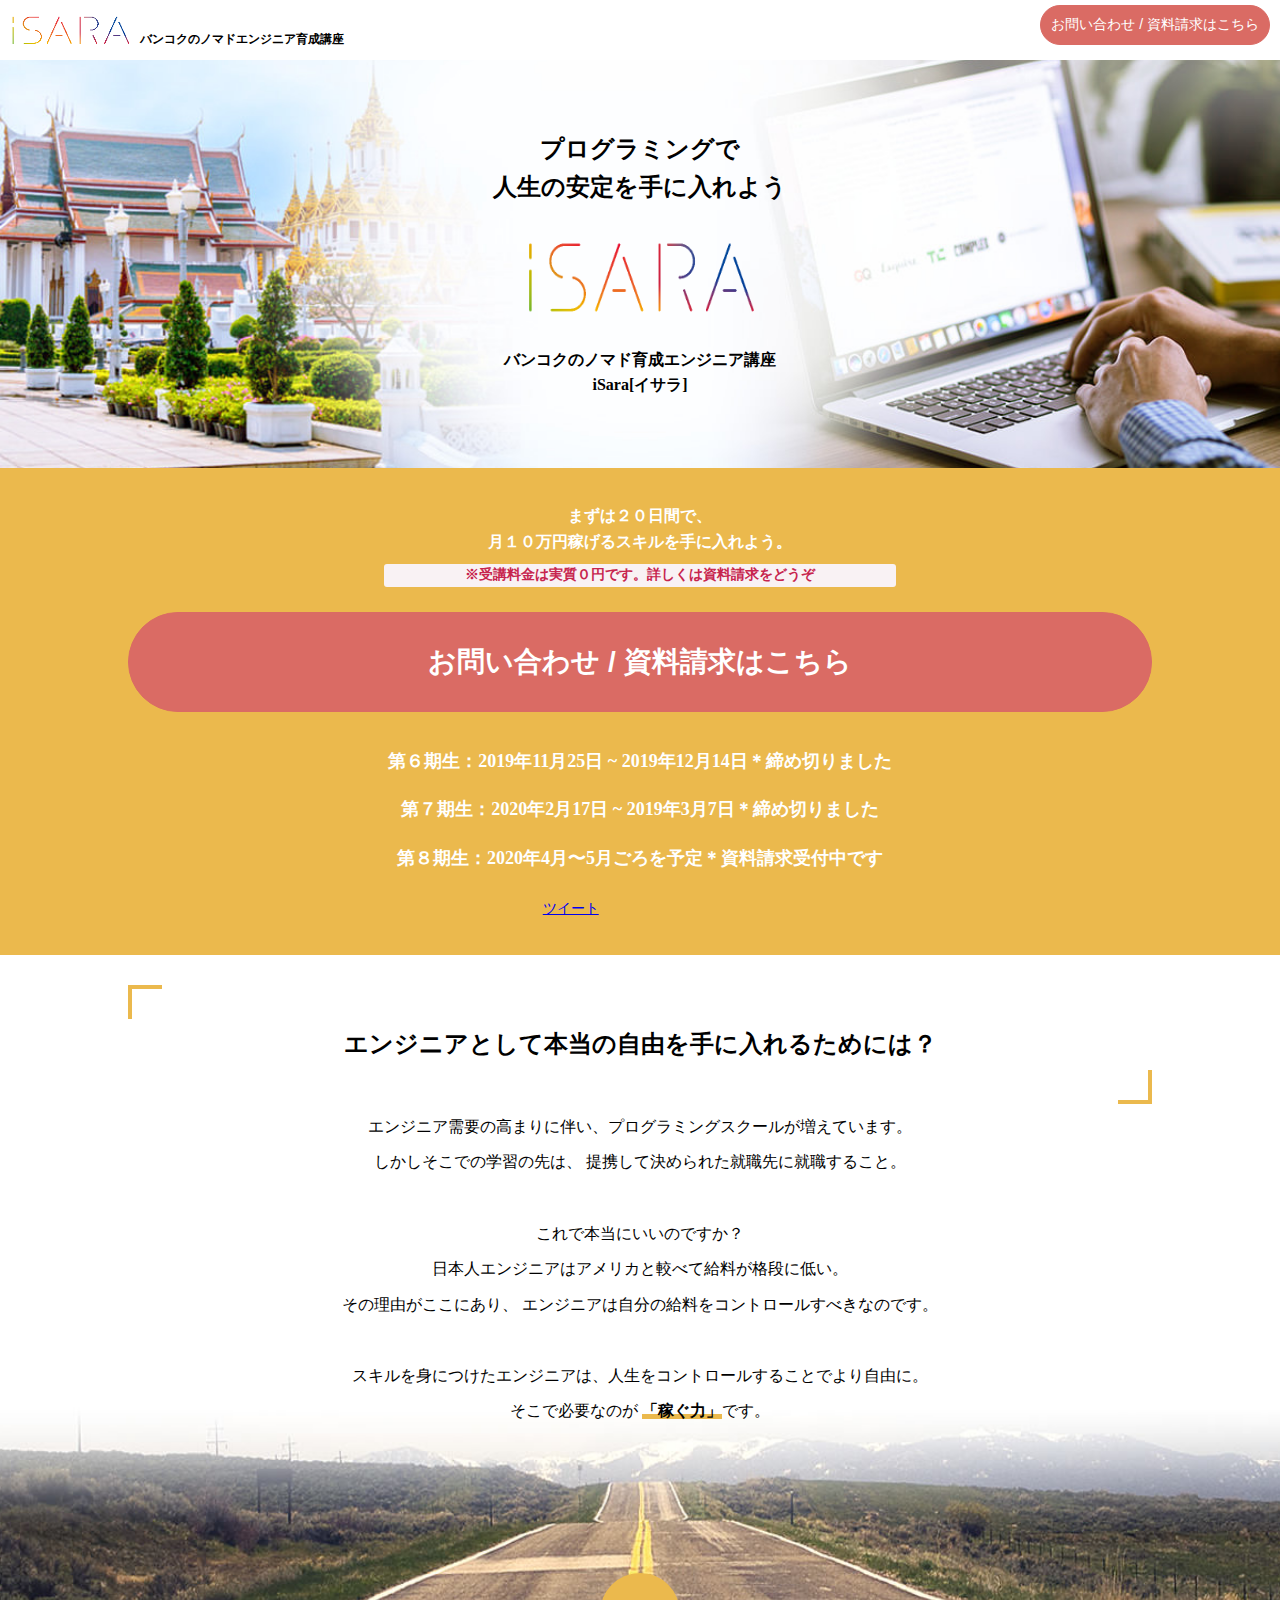
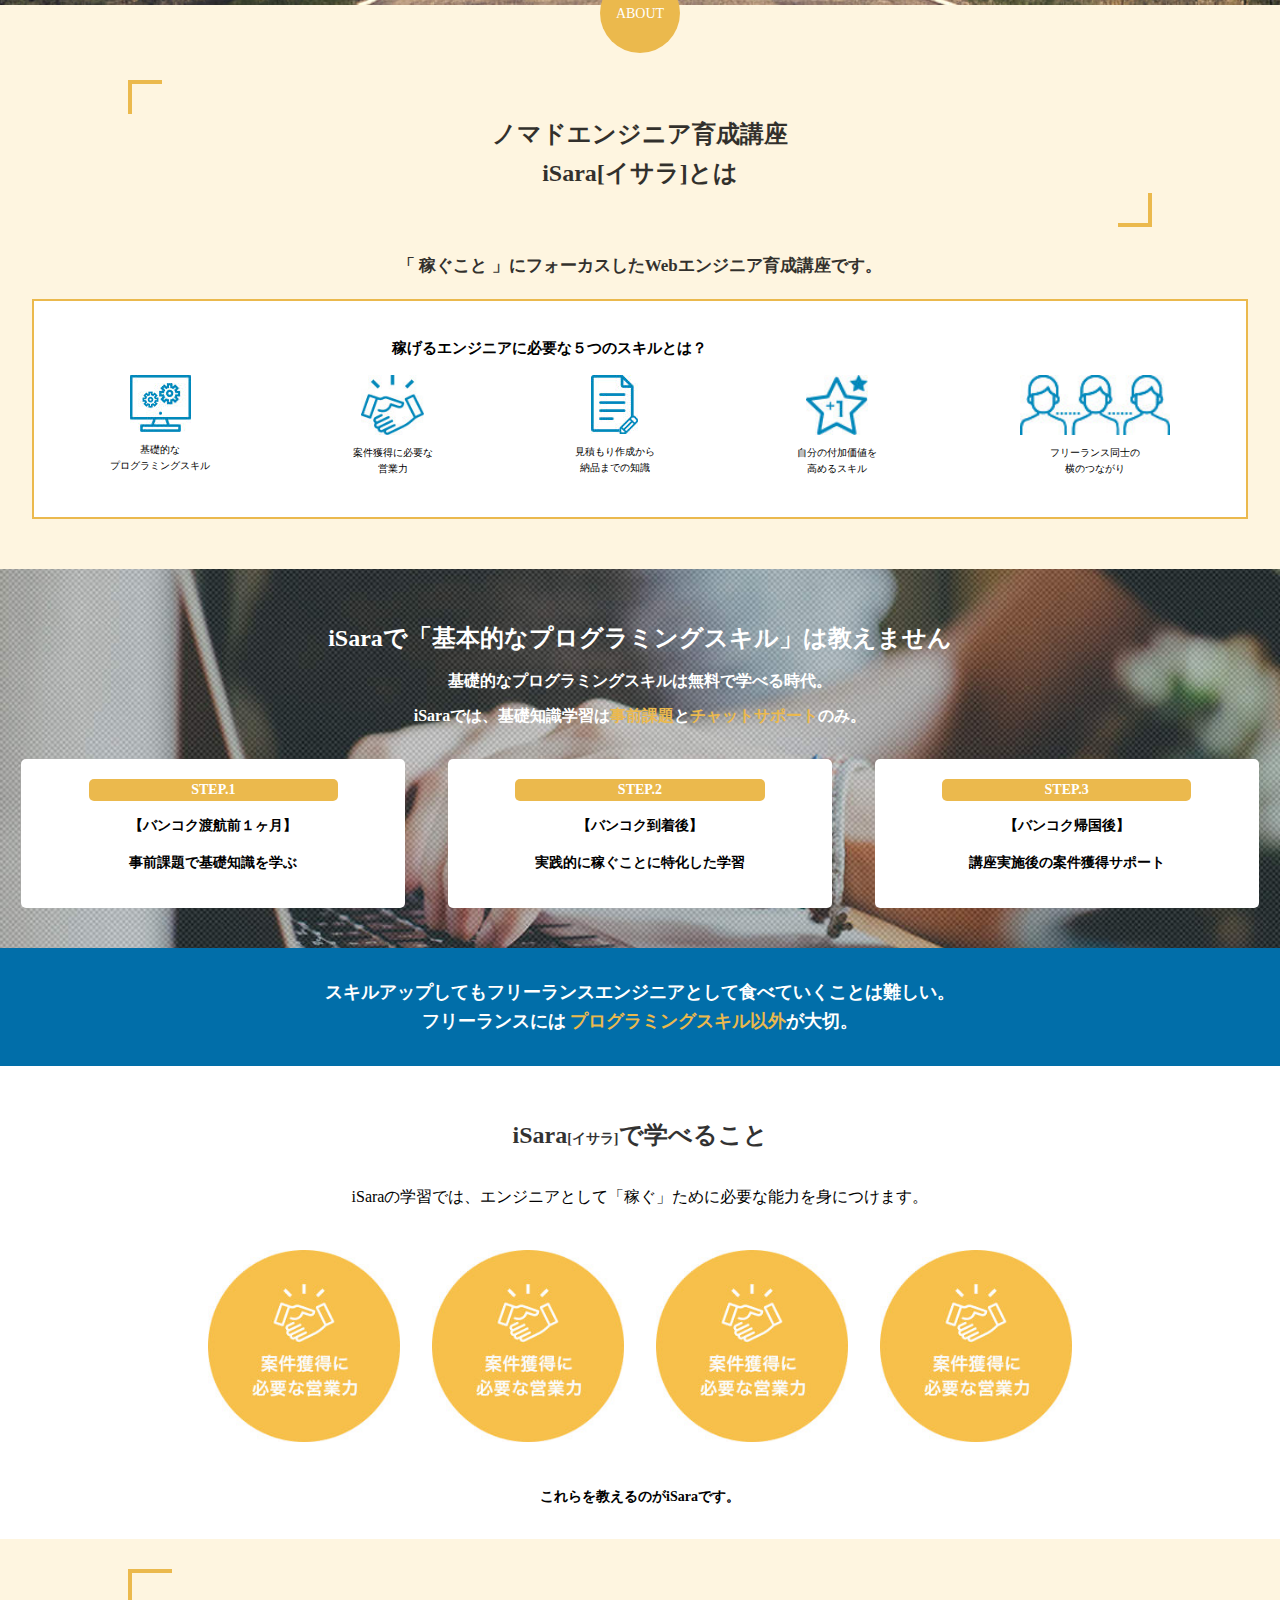
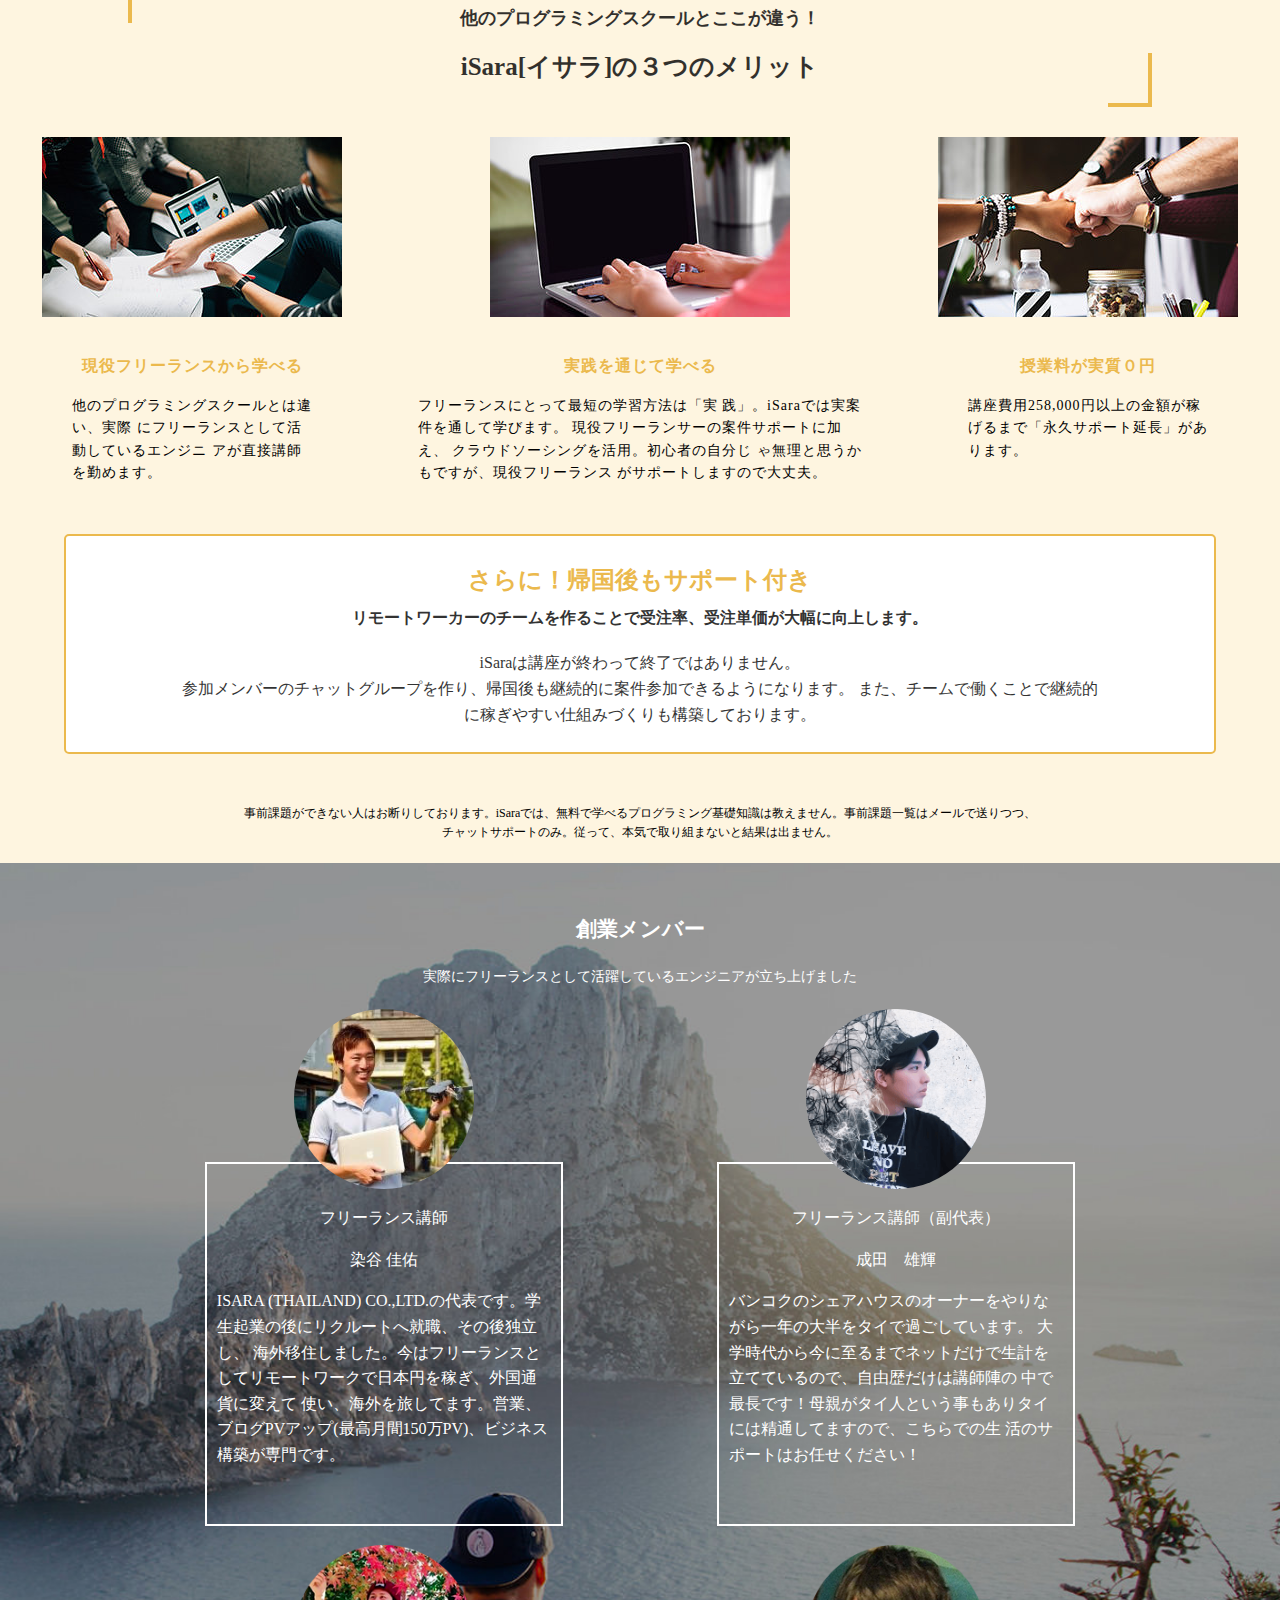
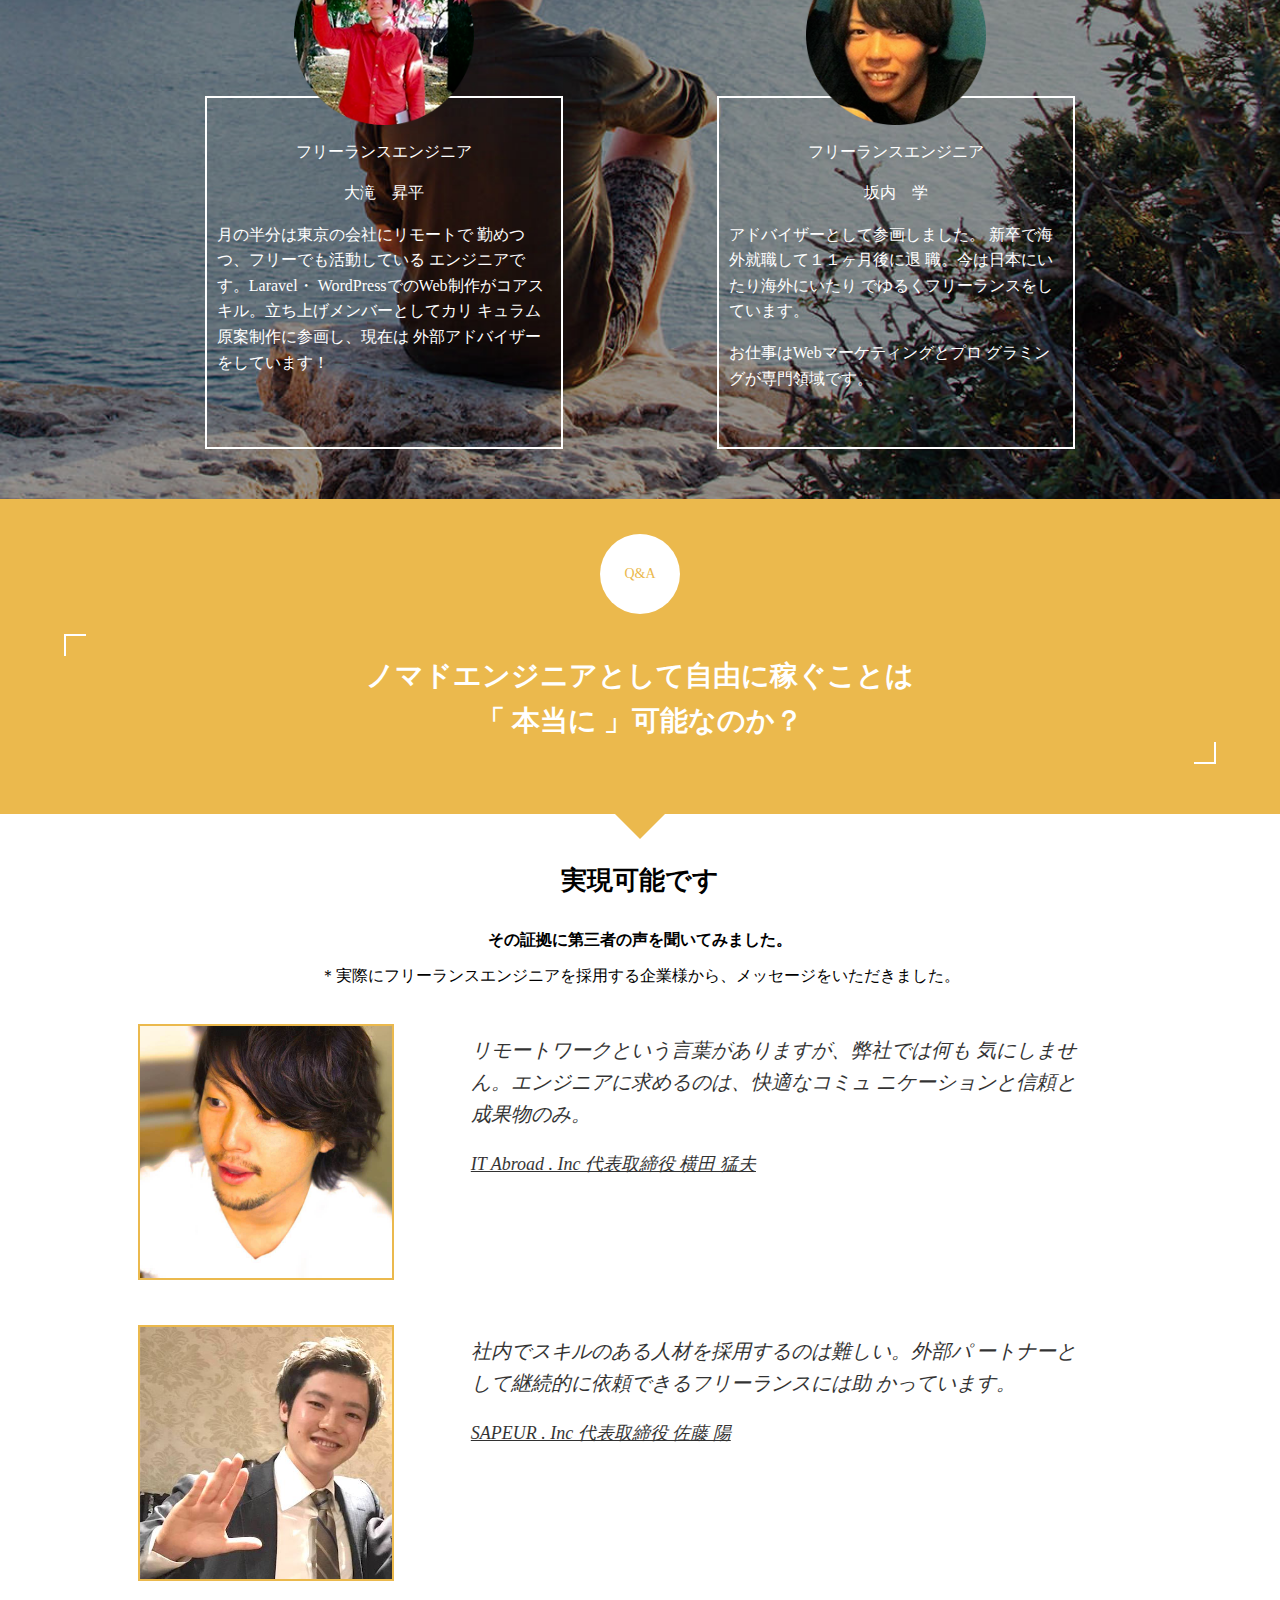
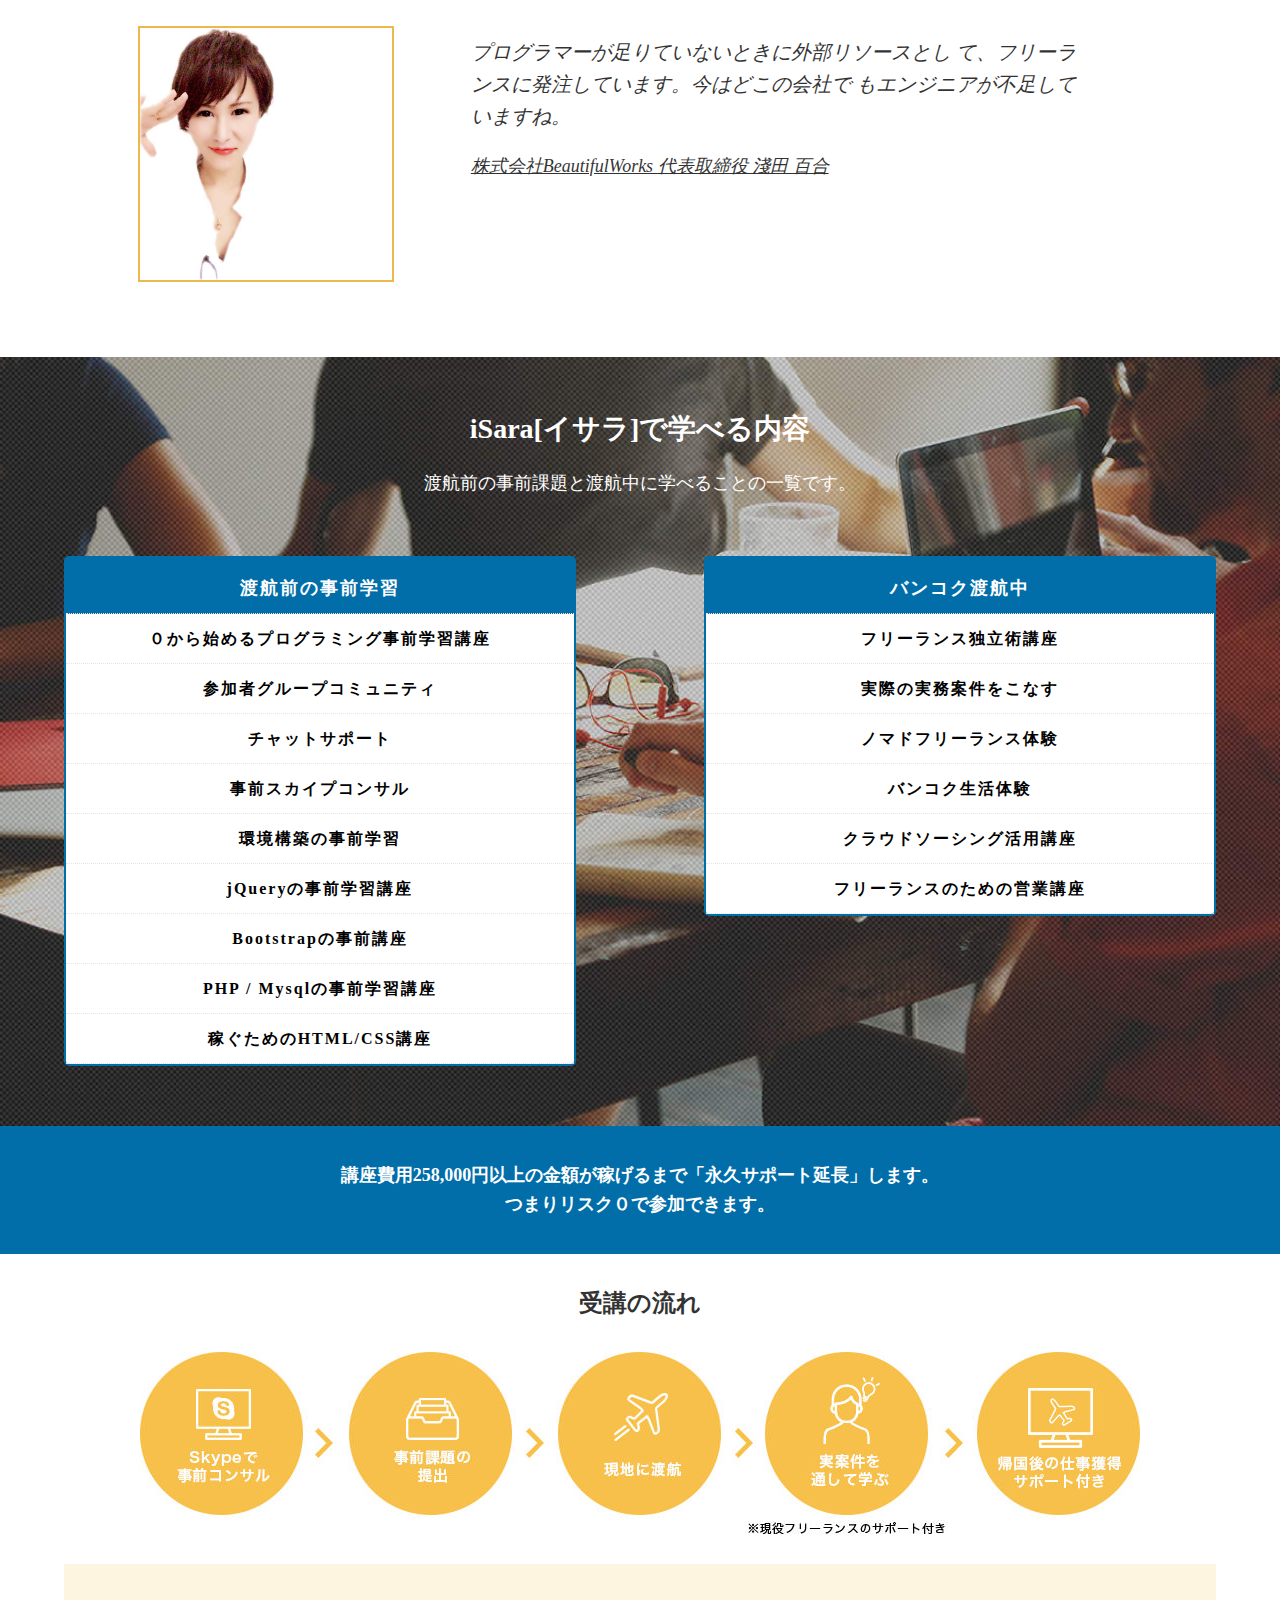
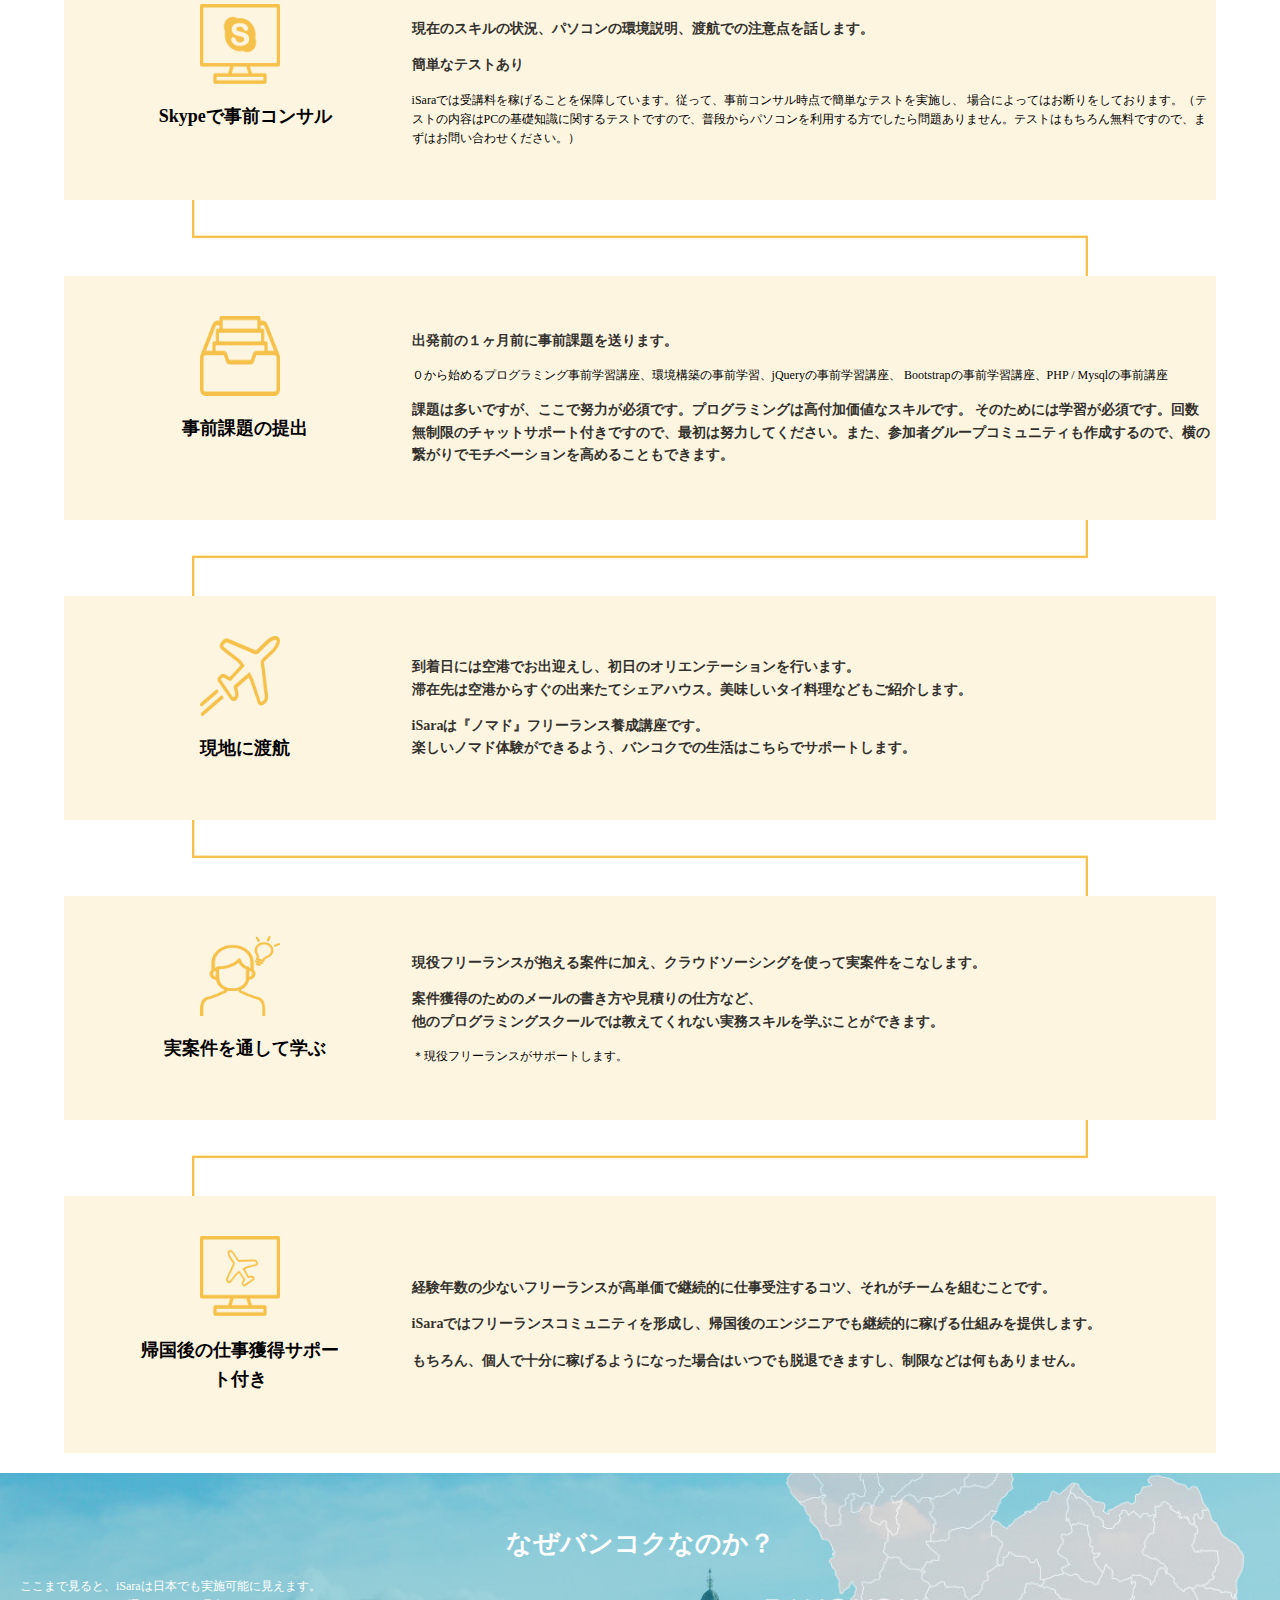
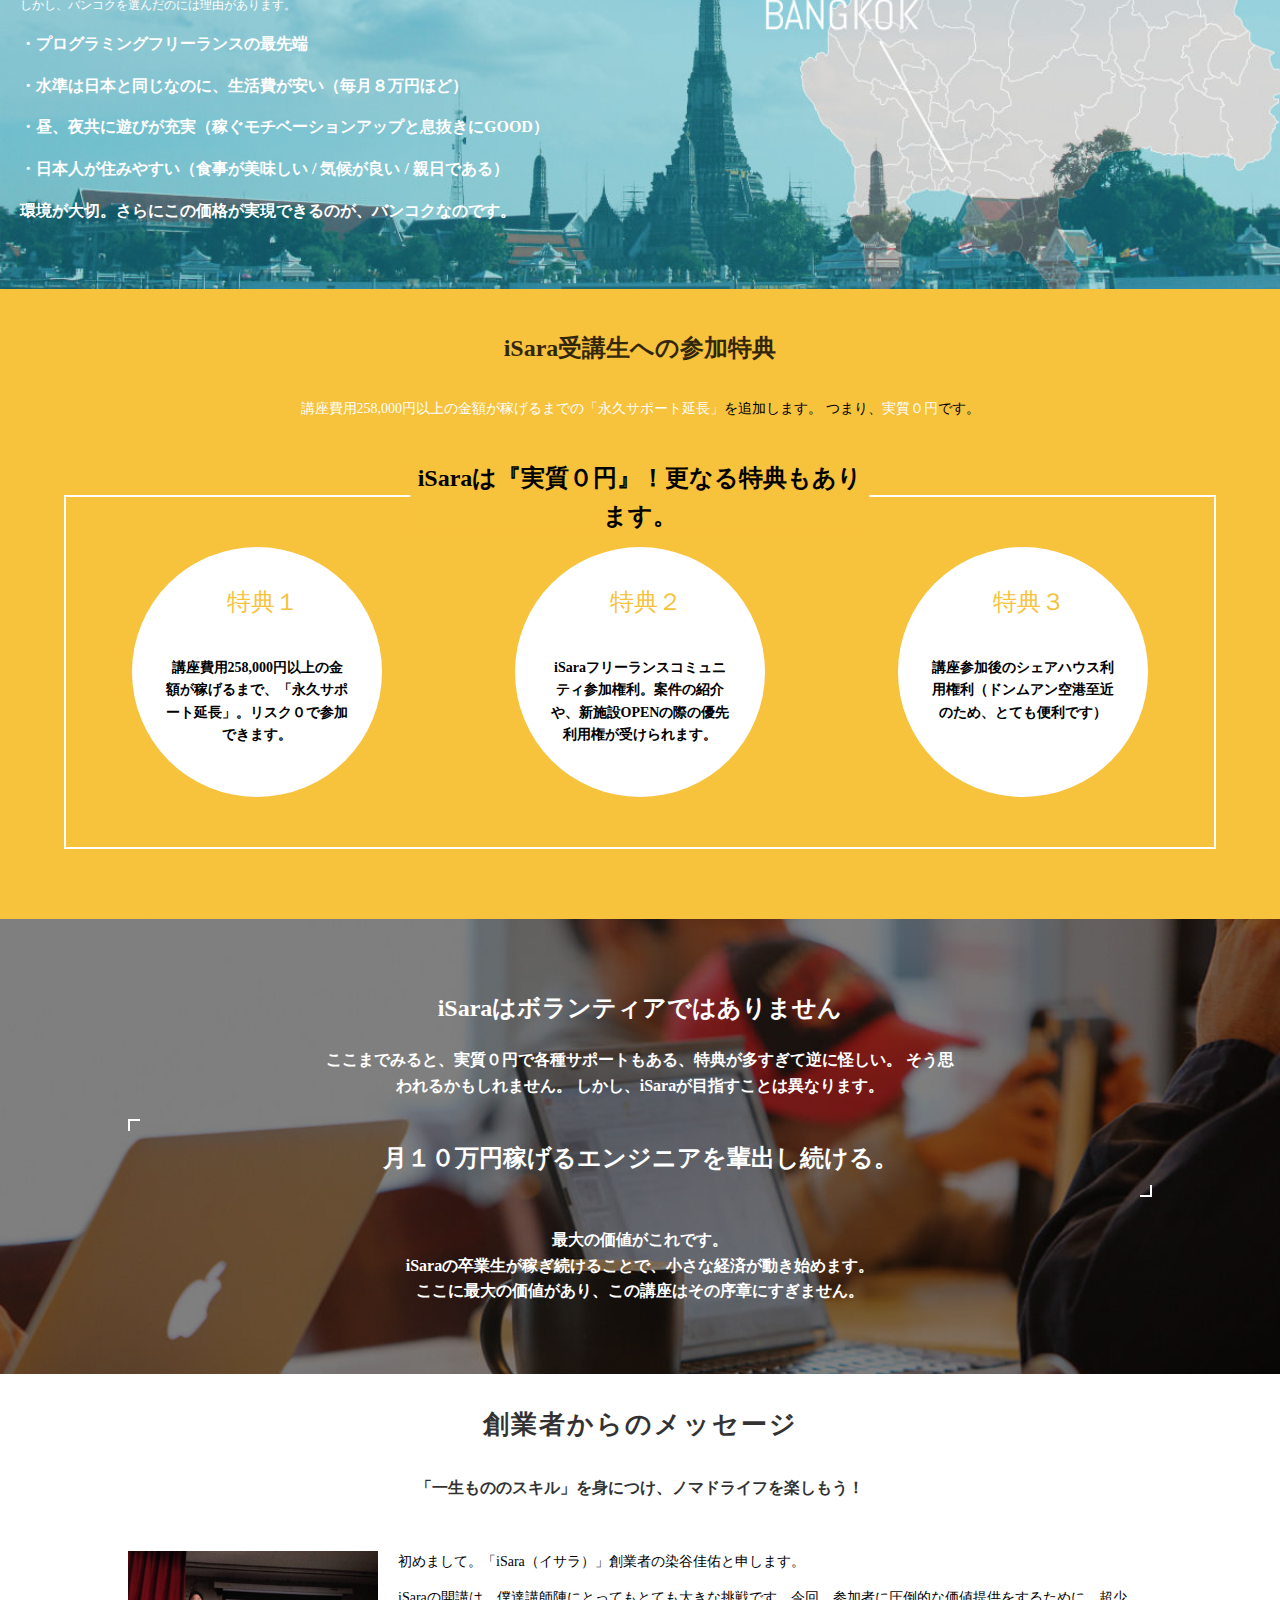
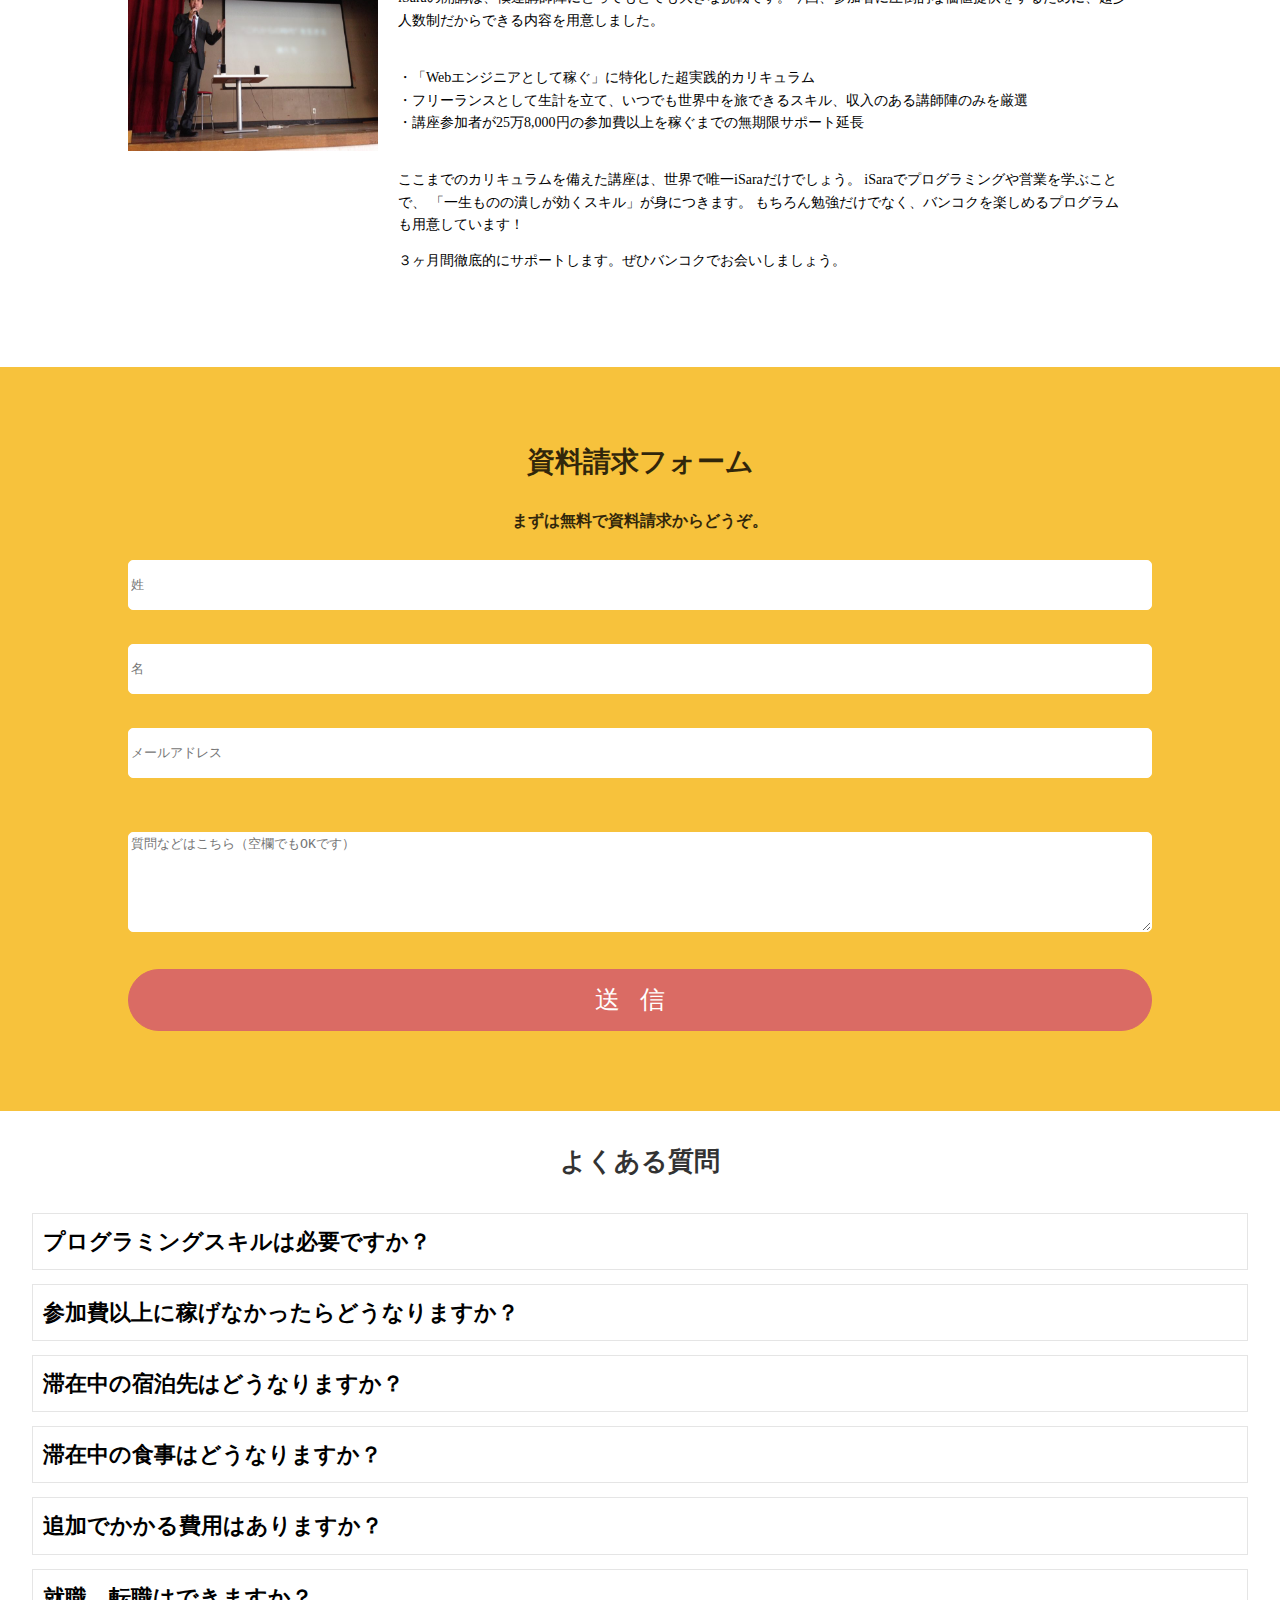
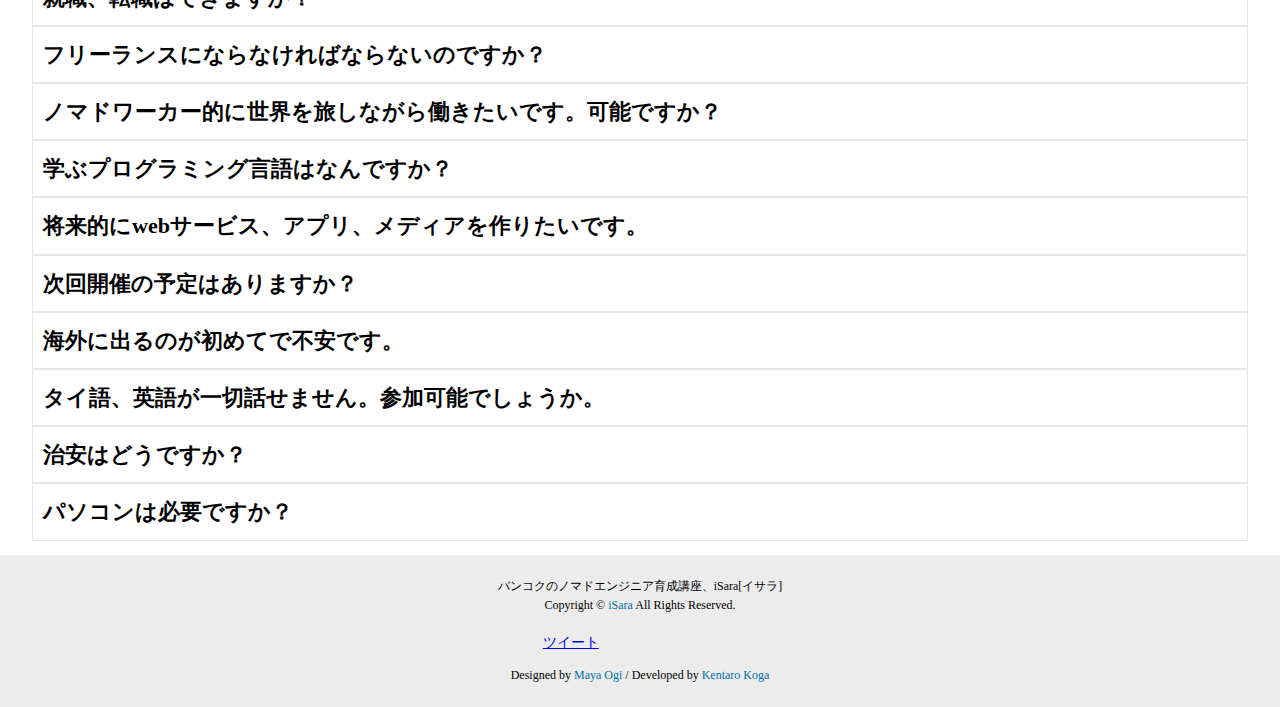
<file: index.html>
<!DOCTYPE html>
<html lang="jp">
<head>
  <meta charset="UTF-8">
  <meta name="viewport" content="width=device-width, initial-scale=1.0">
  <title>iSara copy</title>
  <link rel="stylesheet" href="style.css">
  <link rel="stylesheet" href="https://use.fontawesome.com/releases/v5.13.0/css/all.css" integrity="sha384-Bfad6CLCknfcloXFOyFnlgtENryhrpZCe29RTifKEixXQZ38WheV+i/6YWSzkz3V" crossorigin="anonymous">
 <script src="js/jquery-3.5.1.min.js"></script>
 <script src="js/my_script.js"></script>
</head>
<body>
  <div class="wrap">
  <header>
    <input type="button" id="button2" value="お問い合わせ / 資料請求はこちら" />
    <div class="header-in">
      <img src="img/isaralogo.png" alt="isaralogo" height="45" width="128" class="header-in-logo">  
      <p class="header-in-text">バンコクのノマドエンジニア育成講座</p>
      <div class="btn">
        <i class="far fa-file-alt"></i>
        <input type="button" id="button4" value="資料請求" />
        <!-- <a href="#link" class="btn_text">お問い合わせ / 資料請求はこちら</a> -->
      </div>
    </div>
  </header>
  <div class="isaratop">
    <div class="isaratop_center">
      <h1 class="isaratop_title">プログラミングで<br>人生の安定を手に入れよう</h1>
      <div class="isaralogoBox">
      <img src="img/isaralogolarge.png" alt="isaralogolarge" width="317" height="111" class="isaralogo_large">
      </div>
      <p class="isaratop_txt">バンコクのノマド育成エンジニア講座<br>iSara[イサラ]</p>
    </div>
  </div>
  
  <div class="ask">
    <p class="ask_txt">まずは２０日間で、<br>月１０万円稼げるスキルを手に入れよう。</p>
    <p class="ask-point">※受講料金は実質０円です。詳しくは資料請求をどうぞ</p>
    <div class="btn2">
      <input type="button" id="button3" value="お問い合わせ / 資料請求はこちら" />
    </div>
    <h2 class="ask_text-bottom">第６期生：2019年11月25日 ~ 2019年12月14日＊締め切りました</h2>
    <h2 class="ask_text-bottom">第７期生：2020年2月17日 ~ 2019年3月7日＊締め切りました</h2>
    <h2 class="ask_text-bottom">第８期生：2020年4月〜5月ごろを予定＊資料請求受付中です</h2>
    <div class="sns">
      <a href="https://twitter.com/share?ref_src=twsrc%5Etfw" class="twitter-share-button" data-text="isara模写用" data-show-count="false">ツイート</a><script async src="https://platform.twitter.com/widgets.js" charset="utf-8"></script>
      <iframe src="https://www.facebook.com/plugins/like.php?href=https%3A%2F%2Fdevelopers.facebook.com%2Fdocs%2Fplugins%2F&width=135&layout=button&action=like&size=small&share=true&height=65&appId" width="135" height="20" style="border:none;overflow:hidden" scrolling="no" frameborder="0" allowTransparency="true" allow="encrypted-media"></iframe>
    </div>
  </div>
  <div class="freedom"> 
    <div class="txtbox">
      <h2 class="txtbox_title">エンジニアとして本当の自由を手に入れるためには？</h2>
    </div>
    <div class="freedom-txt">
      <p class="freedom_text">エンジニア需要の高まりに伴い、プログラミングスクールが増えています。</p>
      <p class="freedom_text">しかしそこでの学習の先は、 提携して決められた就職先に就職すること。</p><br>
      <p class="freedom_text">これで本当にいいのですか？</p>
      <p class="freedom_text">日本人エンジニアはアメリカと較べて給料が格段に低い。</p>
      <p class="freedom_text">その理由がここにあり、 エンジニアは自分の給料をコントロールすべきなのです。</p><br>
      <p class="freedom_text">スキルを身につけたエンジニアは、人生をコントロールすることでより自由に。</p>
      <p class="freedom_text">そこで必要なのが <span class="underline">「稼ぐ力」</span>です。</p>
    </div>
    <div class="about-btn">
      <p>ABOUT</p>
    </div>
  </div>
  <div class="about">
    <div class="txtbox">
      <h2 class="about_textbox_title">ノマドエンジニア育成講座<br>iSara[イサラ]とは</h2>
    </div>
    <p class="about_text">「 稼ぐこと 」にフォーカスしたWebエンジニア育成講座です。</p>
    <div class="about-box">
      <h2 class="about_box_text">稼げるエンジニアに必要な５つのスキルとは？</h2>
      <div class="flex">
        <div class="picturebox">
          <img src="img/skill.jpg" alt="skill.jpg" width="60" height="60">
          <p>基礎的な<br>プログラミングスキル</p>
        </div>
        <div class="picturebox">
          <img src="img/sales.jpg" alt="sales.jpg" width="60" height="60" class="picturebox_img">
          <p>案件獲得に必要な<br>営業力</p>
        </div>  
        <div class="picturebox">
          <img src="img/document.jpg" alt="document.jpg" width="50" height="60">
          <p>見積もり作成から<br>納品までの知識</p>
            
        </div>
        <div class="picturebox">
          <img src="img/plusone.jpg" alt="plusone.jpg" width="60" height="60" class="picturebox_img">
          <p>自分の付加価値を<br>高めるスキル</p>
        </div>
        <div class="picturebox">
          <img src="img/connection.jpg" alt="connection.jpg" width="125" height="60" class="picturebox_img">
          <p>フリーランス同士の<br>横のつながり</p>
        </div>
      </div>
    </div>
  </div>
  <div class="about-second">
    <h1 class="about-second_title">iSaraで「基本的なプログラミングスキル」は教えません</h1>
    <p class="about-second_text">基礎的なプログラミングスキルは無料で学べる時代。</p>
    <p class="about-second_text">iSaraでは、基礎知識学習は<span class="yellow">事前課題</span>と<span class="yellow">チャットサポート</span>のみ。</p>
    <div class="about-second-flex">
      <div class="about-second-step">
        <p class="about-second-txt2">
          STEP.1
        </p>
        <p class="about-second-txt3">【バンコク渡航前１ヶ月】</p>  
        <p class="about-second-txt4">事前課題で基礎知識を学ぶ</p>
      </div>
      <div class="about-second-step">
        <p class="about-second-txt2">
          STEP.2
        </p>
        <p class="about-second-txt3">【バンコク到着後】</p>
        <p class="about-second-txt4">実践的に稼ぐことに特化した学習</p>
      </div>
      <div class="about-second-step">
        <p class="about-second-txt2">
          STEP.3
        </p>
        <p class="about-second-txt3">【バンコク帰国後】</p>
        <p class="about-second-txt4">講座実施後の案件獲得サポート</p>                         
      </div>
    </div>
  </div>
  <div class="skillup">
    <h2 class="skillup_title">スキルアップしてもフリーランスエンジニアとして食べていくことは難しい。<br>
      フリーランスには <span class="yellow">プログラミングスキル以外</span>が大切。</h2>
  </div>
  <div class="study_overview">
    <div class="study_overview_title">
      <h2>iSara<span class="sub_text">[イサラ]</span>で学べること</h2>
      <p>iSaraの学習では、エンジニアとして「稼ぐ」ために必要な能力を身につけます。</p>
    </div> 
    <div class="study_flex">
      <div class="study_picturebox">
            <img src="img/salesskill.jpg" alt="salesskill.jpg" width="180" height="180" class="study_picturebox_img">
      </div>
      <div class="study_picturebox">
            <img src="img/salesskill.jpg" alt="salesskill.jpg" width="180" height="180" class="study_picturebox_img">
      </div>
      <div class="study_picturebox">
            <img src="img/salesskill.jpg" alt="salesskill.jpg" width="180" height="180" class="study_picturebox_img">
      </div>
      <div class="study_picturebox">
            <img src="img/salesskill.jpg" alt="salesskill.jpg" width="180" height="180" class="study_picturebox_img">
      </div>
    </div> 
    <p class="study_overview_bottom">これらを教えるのがiSaraです。</p>
  </div> 

  <!-- /////////////////////merit//////////////////////// -->
  <section>
    <div class="merit">
      <div class="merit_title">
        <h2 class="merit_title_top">
          他のプログラミングスクールとここが違う！
        </h2>
        <h2 class="merit_title_bottom">
          iSara[イサラ]の３つのメリット
        </h2>
      </div>
      <div class="merit_list">
        <div class="merit-picture">
          <img src="img/learnfromfreelancer.jpg" alt="learnfromfreelancer.jpg" class="merit_list_img">
          <p class="merit_list_title"> 現役フリーランスから学べる </p>
          <p class="merit_list_text">
            他のプログラミングスクールとは違い、実際
            にフリーランスとして活動しているエンジニ
            アが直接講師を勤めます。
          </p>
        </div>
        <div class="merit-picture">
          <img src="img/learnfromprojects.jpg" alt="learnfromprojects.jpg" class="merit_list_img">
          <p class="merit_list_title"> 実践を通じて学べる</p>
          <p class="merit_list_text">
              フリーランスにとって最短の学習方法は「実
              践」。iSaraでは実案件を通して学びます。
              現役フリーランサーの案件サポートに加え、
              クラウドソーシングを活用。初心者の自分じ
              ゃ無理と思うかもですが、現役フリーランス
              がサポートしますので大丈夫。
          </p>
        </div>
        <div class="merit-picture">
          <img src="img/actuallyfree.jpg" alt="actuallyfree.jpg" class="merit_list_img">
          <p class="merit_list_title">授業料が実質０円</p>
          <p class="merit_list_text"> 講座費用258,000円以上の金額が稼げるまで「永久サポート延長」があります。</p>
        </div>
      </div>
      <div class="merit_contents">
        <h2 class="merit_contents_title">さらに！帰国後もサポート付き</h2>
        <p class="merit_contents_text"> 
          リモートワーカーのチームを作ることで受注率、受注単価が大幅に向上します。
        </p>
        <p class="merit_contents_bottom">
          iSaraは講座が終わって終了ではありません。<br>
          参加メンバーのチャットグループを作り、帰国後も継続的に案件参加できるようになります。
          また、チームで働くことで継続的に稼ぎやすい仕組みづくりも構築しております。</p>
      </div>
      <div class="merit_text">
        <p >
          事前課題ができない人はお断りしております。iSaraでは、無料で学べるプログラミング基礎知識は教えません。事前課題一覧はメールで送りつつ、<br>
          チャットサポートのみ。従って、本気で取り組まないと結果は出ません。
        </p>
      </div>
    </div>
</section>
<!-- ///////////////member////////////////////////? -->
  <section class="member">
    <div class="member_top">
      <h2 class="member_top_title">
        <i class="far fa-address-card"></i>
        創業メンバー
      </h2>
      <p class="member_top_text">
        実際にフリーランスとして活躍しているエンジニアが立ち上げました
      </p>
    </div>
    <div class="member_profile">
      <div class="member_profile_top">
        <img src="img/keisuke_someya.jpg" alt="keisuke_someya.jpg" class="member_profile_top_img">
        <p class="member_profile_text">フリーランス講師</p>
        <p class="member_profile_name">染谷 佳佑</p>
        <p class="member_profile_text-contents">
          ISARA (THAILAND) CO.,LTD.の代表です。学生起業の後にリクルートへ就職、その後独立し、
          海外移住しました。今はフリーランスとしてリモートワークで日本円を稼ぎ、外国通貨に変えて
          使い、海外を旅してます。営業、ブログPVアップ(最高月間150万PV)、ビジネス構築が専門です。</p>
      </div>
      <div class="member_profile_top">
        <img src="img/yuki.png" alt="yuki.png" class="member_profile_top_img">
        <p class="member_profile_text">フリーランス講師（副代表）</p>
        <p class="member_profile_name">成田　雄輝</p>
        <p class="member_profile_text-contents">
          バンコクのシェアハウスのオーナーをやりながら一年の大半をタイで過ごしています。
          大学時代から今に至るまでネットだけで生計を立てているので、自由歴だけは講師陣の
          中で最長です！母親がタイ人という事もありタイには精通してますので、こちらでの生
          活のサポートはお任せください！
        </p>
      </div>
      <div class="member_profile_bottom">
        <img src="img/shohey.png" alt="shohey.png" class="member_profile_bottom_img">
        <p class="member_profile_text">フリーランスエンジニア</p>
        <p class="member_profile_name">大滝　昇平</p>
        <p class="member_profile_text-contents">
          月の半分は東京の会社にリモートで
          勤めつつ、フリーでも活動している
          エンジニアです。Laravel・
          WordPressでのWeb制作がコアス
          キル。立ち上げメンバーとしてカリ
          キュラム原案制作に参画し、現在は
          外部アドバイザーをしています！
        </div> 
        <div class="member_profile_bottom">
          <img src="img/manabu.png" alt="manabu.png" class="member_profile_bottom_img">
          <p class="member_profile_text">フリーランスエンジニア</p>
          <p class="member_profile_name">坂内　学</p>
          <p class="member_profile_text-contents">
            アドバイザーとして参画しました。
            新卒で海外就職して１１ヶ月後に退
            職。今は日本にいたり海外にいたり
            でゆるくフリーランスをしています。
          </p> 
          <p class="member_profile_text-supplement">お仕事はWebマーケティングとプロ
            グラミングが専門領域です。
          </p>
        </div>
      </div>
    </div> 
  </section>
  <!-- //////////////question///////////////// -->
  <!-- ///////////////answer/////////////////////// -->
  <section>
    <div class="question">
      <div class="question_logo">
        Q&A
      </div>
      <h2 class="question_logo_title">
        ノマドエンジニアとして自由に稼ぐことは<br>
        「 本当に 」可能なのか？
      </h2>
      <div class="triangle"></div>
    </div>
    <div class="answer">
      <div class="answer_top">
        <p class="answer_top_title">実現可能です</p>
        <p class="answer_top_text">その証拠に第三者の声を聞いてみました。</p>
        <p class="answer_top_text_message">＊実際にフリーランスエンジニアを採用する企業様から、メッセージをいただきました。</p>
      </div>
      <div class="answerMessage">
        <div class="answerBox">
          <img src="img/take.jpg" alt="take.jpg" class="answer_picture">
          <div class="answerMessage_right">
            <p class="answerMessage_right_text">
              リモートワークという言葉がありますが、弊社では何も
              気にしません。エンジニアに求めるのは、快適なコミュ
              ニケーションと信頼と成果物のみ。
            </p>
            <p class="answerMessage_president">IT Abroad . Inc 代表取締役 横田 猛夫</p>
          </div> 
          </div>
          <div class="answerBox">
          <img src="img/minami_sato.jpg" alt="minami_sato.jpg" class="answer_picture">
          <div class="answerMessage_right">
            <p class="answerMessage_right_text">
              社内でスキルのある人材を採用するのは難しい。外部パ
              ートナーとして継続的に依頼できるフリーランスには助
              かっています。
            </p>
            <p class="answerMessage_president">SAPEUR . Inc 代表取締役 佐藤 陽</p>
          </div>
        </div>
        <div class="answerBox">
          <img src="img/asada.jpg" alt="/asada.jpg" class="answer_picture">
          <div class="answerMessage_right">
            <p class="answerMessage_right_text">
              プログラマーが足りていないときに外部リソースとし
              て、フリーランスに発注しています。今はどこの会社で
              もエンジニアが不足していますね。
            <p class="answerMessage_president">株式会社BeautifulWorks 代表取締役 淺田 百合</p>
            </p>
            
          </div>
        </div>
      </div>
    </div>
  </section>

  <!-- //////////////////learn/////////////////////// -->
<section>
  <div class="learn">
    <div class="learn_main">
      <div class="learn_top">
        <h2 class="learn_top_title">
          iSara[イサラ]で学べる内容
        </h2>
        <p class="learn_top_text">
          渡航前の事前課題と渡航中に学べることの一覧です。
        </p>
      </div>
      <div class="learn_center">
        <ul class="learn_list_box">
          <li class="learn_list_title">
            渡航前の事前学習
          </li>
          <li class="learn_list_text">
            ０から始めるプログラミング事前学習講座
          </li>
          <li class="learn_list_text">
            参加者グループコミュニティ
          </li>
          <li class="learn_list_text">
            チャットサポート
          </li>
          <li class="learn_list_text">
            事前スカイプコンサル
          </li>
          <li class="learn_list_text">
            環境構築の事前学習
          </li>
          <li class="learn_list_text">
            jQueryの事前学習講座
          </li>
          <li class="learn_list_text">
            Bootstrapの事前講座
          </li>
          <li class="learn_list_text">
            PHP / Mysqlの事前学習講座
          </li>
          <li class="learn_list_text">
            稼ぐためのHTML/CSS講座
          </li>
        </ul>
        <ul class="learn_list_box">
          <li class="learn_list_title">
            バンコク渡航中
          </li>
          <li class="learn_list_text">
            フリーランス独立術講座  
          </li>
          <li class="learn_list_text">
            実際の実務案件をこなす
          </li>
          <li class="learn_list_text">
            ノマドフリーランス体験
          </li>
          <li class="learn_list_text">
            バンコク生活体験
          </li>
          <li class="learn_list_text">
            クラウドソーシング活用講座
          </li>
          <li class="learn_list_text">
            フリーランスのための営業講座
          </li>
        </ul>
      </div>
    </div>
  </div>
    <div class="learn_bottom">
      <p class="learn_bottom_text">
      講座費用258,000円以上の金額が稼げるまで「永久サポート延長」します。<br>
      つまりリスク０で参加できます。
    </p>
  </div>
</section>

<!-- ////////flow///////////// -->
<section>
  <div class="flow">
    <div class="flow_title">
      <h2 class="flow_title_text">
        <i class="fas fa-laptop"></i>受講の流れ
      </h2>
      <img src="img/flow.jpg" alt="flow.jpg" class="flow_title_img">
    </div>
    <div class="flow_contents">
      <div class="flow_contents_list">
          <div class="flow_contents_left">
            <img src="img/skypeconsulting.png" alt="skypeconsulting.png" class="flow_contents_left_img">
            <p class="flow_contents_left_text"> Skypeで事前コンサル </p>
          </div>
          <div class="flow_contents_right">
            <p class="flow_contents_right_text">現在のスキルの状況、パソコンの環境説明、渡航での注意点を話します。</p>
            <p class="flow_contents_right_text ">簡単なテストあり </p>
            <p class="flow_contents_right_supplement">
              iSaraでは受講料を稼げることを保障しています。従って、事前コンサル時点で簡単なテストを実施し、
              場合によってはお断りをしております。（テストの内容はPCの基礎知識に関するテストですので、普段からパソコンを利用する方でしたら問題ありません。テストはもちろん無料ですので、まずはお問い合わせください。）
            </p>
          </div>
      </div>

        <div class="flowLine">
          <img src="img/flowline1.png" alt="flowline1.png" class="flow_contents_img">
        </div>

      <div class="flow_contents_list">
          <div class="flow_contents_left">
            <img src="img/preworks.png" alt="preworks.png" class="flow_contents_left_img">
            <p class="flow_contents_left_text">
              事前課題の提出
            </p>
          </div>
          <div class="flow_contents_right">
            <p class="flow_contents_right_text">出発前の１ヶ月前に事前課題を送ります。</p>
            <p class="flow_contents_right_supplement">
              ０から始めるプログラミング事前学習講座、環境構築の事前学習、jQueryの事前学習講座、
              Bootstrapの事前学習講座、PHP / Mysqlの事前講座
            </p>
            <p class="flow_contents_right_text">
              課題は多いですが、ここで努力が必須です。プログラミングは高付加価値なスキルです。
              そのためには学習が必須です。回数無制限のチャットサポート付きですので、最初は努力してください。また、参加者グループコミュニティも作成するので、横の繋がりでモチベーションを高めることもできます。
            </p>
          </div>
      </div>

      <div class="flowLine">
          <img src="img/flowline2.png" alt="flowline2.png" class="flow_contents_img">
      </div>

        <div class="flow_contents_list">
          <div class="flow_contents_left">
            <img src="img/flight.png" alt="flight.png" class="flow_contents_left_img">
            <p class="flow_contents_left_text">現地に渡航</p>
          </div>
          <div class="flow_contents_right">
            <p class="flow_contents_right_text">
              到着日には空港でお出迎えし、初日のオリエンテーションを行います。<br>
              滞在先は空港からすぐの出来たてシェアハウス。美味しいタイ料理などもご紹介します。
            </p>
            <p class="flow_contents_right_text">
              iSaraは『ノマド』フリーランス養成講座です。<br>
              楽しいノマド体験ができるよう、バンコクでの生活はこちらでサポートします。
            </p>
          </div>
        </div>

        <div class="flowLine">
          <img src="img/flowline1.png" alt="flowline1.png" class="flow_contents_img">
        </div>

        <div class="flow_contents_list">
          <div class="flow_contents_left">
            <img src="img/personwithlight.png" alt="personwithlight.png" class="flow_contents_left_img person">
            <p class="flow_contents_left_text">
              実案件を通して学ぶ </p>
          </div>
          <div class="flow_contents_right">
            <div class="flow_contents_right_area">
              <p class="flow_contents_right_text">
                現役フリーランスが抱える案件に加え、クラウドソーシングを使って実案件をこなします。
              </p>
              <p class="flow_contents_right_text">
                案件獲得のためのメールの書き方や見積りの仕方など、<br>
                他のプログラミングスクールでは教えてくれない実務スキルを学ぶことができます。
              </p>
              <p class="flow_contents_right_supplement">＊現役フリーランスがサポートします。</p>
            </div>
          </div>
        </div>

        <div class="flowLine">
          <img src="img/flowline2.png" alt="flowline2.png" class="flow_contents_img">
        </div>

        <div class="flow_contents_list">
        <div class="flow_contents_left">
            <img src="img/jobsupport.png" alt="jobsupport.png" class="flow_contents_left_img">
            <p class="flow_contents_left_text_support">
              帰国後の仕事獲得サポート付き
            </p>
          </div>
          <div class="flow_contents_right">
            <p class="flow_contents_right_text">
              経験年数の少ないフリーランスが高単価で継続的に仕事受注するコツ、それがチームを組むことです。</p>
            <p class="flow_contents_right_text">
              iSaraではフリーランスコミュニティを形成し、帰国後のエンジニアでも継続的に稼げる仕組みを提供します。</p>
            <p class="flow_contents_right_text"> 
              もちろん、個人で十分に稼げるようになった場合はいつでも脱退できますし、制限などは何もありません。</p>
          </div>
        </div>
      </div>
      </div>
    </div>
  </section>

  <!-- ////////////place///////////////////// -->
  <section class="place">
    <div class="place_bg">
      <h2 class="place_bg_title">なぜバンコクなのか？</h2>
      <p class="place_bg_title-text">ここまで見ると、iSaraは日本でも実施可能に見えます。<br>
        しかし、バンコクを選んだのには理由があります。</p>
      <div class="place_bg_merit">
        <p> ・プログラミングフリーランスの最先端</p>
        <p>・水準は日本と同じなのに、生活費が安い（毎月８万円ほど）</p>
        <p>・昼、夜共に遊びが充実（稼ぐモチベーションアップと息抜きにGOOD）</p>
        <p>・日本人が住みやすい（食事が美味しい / 気候が良い / 親日である）</p>
      </div>
      <p class="place_bg_merit-text">環境が大切。さらにこの価格が実現できるのが、バンコクなのです。</p>
    </div>
  </section>

  <!-- //////////////benefit/////////////// -->
  <section>
    <div class="benefit">
      <h2 class="benefit_title"><i class="fas fa-gift"></i>iSara受講生への参加特典</h2>
      <p class="benefit_title-text"><span class="white">講座費用258,000円以上の金額が稼げるまでの「永久サポート延長」</span>を追加します。
        つまり、<span class="white">実質０円</span>です。</p>
      <div class="benefit_meritList">
        <p class="benefit_meritList_top">iSaraは『実質０円』！更なる特典もあります。</p>

        <div class="meritBox">
          <div class="circle">
            <p class="circle-text">特典１</p>
          </div>
          <p class="meritBox_text">講座費用258,000円以上の金額が稼げるまで、「永久サポート延長」。リスク０で参加できます。</p>
        </div>
        <div class="meritBox">
          <div class="circle">
            <p class="circle-text">特典２</p>
          </div>  
          <p class="meritBox_text">iSaraフリーランスコミュニティ参加権利。案件の紹介や、新施設OPENの際の優先利用権が受けられます。</p>
        </div>
        <div class="meritBox">
          <div class="circle">
            <p class="circle-text">特典３</p>
          </div> 
          <p class="meritBox_text">講座参加後のシェアハウス利用権利（ドンムアン空港至近のため、とても便利です）</p>
        </div>
    </div>
  </section>

  <!-- volunteer -->
  <section>
    <div class="volunteer">
      <h2 class="volunteer_title">iSaraはボランティアではありません</h2>
      <p class="volunteer_title-text">ここまでみると、実質０円で各種サポートもある、特典が多すぎて逆に怪しい。
        そう思われるかもしれません。
        しかし、iSaraが目指すことは異なります。</p>
    <div class="volunteer_value">
      <h2 class="volunteer_value_title">月１０万円稼げるエンジニアを輩出し続ける。</h2>
    </div>
      <p class="volunteer_value-text">最大の価値がこれです。<br>
        iSaraの卒業生が稼ぎ続けることで、小さな経済が動き始めます。<br>
        ここに最大の価値があり、この講座はその序章にすぎません。</p>
    </div>
  </section>

  <!-- message -->
  <section>
    <div class="message">
      <h2 class="message_title">創業者からのメッセージ</h2>
      <p class="message_title-text">「一生もののスキル」を身につけ、ノマドライフを楽しもう！</p>
      <div class="message_content">
        <img src="img/IMG_1139-768x576.jpg" alt="IMG_1139-768x576.jpg" class="message_content_img">
        <div class="message_content_text">
          <p class="message_content_text_founder">初めまして。「iSara（イサラ）」創業者の染谷佳佑と申します。</p>
          <p class="message_content_text_challenge">iSaraの開講は、僕達講師陣にとってもとても大きな挑戦です。今回、参加者に圧倒的な価値提供をするために、超少人数制だからできる内容を用意しました。</p>
          <div class="message_content_text_list">
              ・「Webエンジニアとして稼ぐ」に特化した超実践的カリキュラム<br>

              ・フリーランスとして生計を立て、いつでも世界中を旅できるスキル、収入のある講師陣のみを厳選<br>

              ・講座参加者が25万8,000円の参加費以上を稼ぐまでの無期限サポート延長

          </div>
          <p>ここまでのカリキュラムを備えた講座は、世界で唯一iSaraだけでしょう。 iSaraでプログラミングや営業を学ぶことで、
            「一生ものの潰しが効くスキル」が身につきます。 もちろん勉強だけでなく、バンコクを楽しめるプログラムも用意しています！</p>
          <p class="massage_content_text_support">３ヶ月間徹底的にサポートします。ぜひバンコクでお会いしましょう。</p>  
      </div>
    </div>
  </section>
  
  <!-- /////////form/////////// -->
  
  <p id="testpoint1"></p>
  <!-- <a name="link"></a> -->
  <section>
    <div class="form">
        <h2 class="form_title"><i class="far fa-file-alt"></i>資料請求フォーム</h2>
      <p class="form_title-text">まずは無料で資料請求からどうぞ。</p>
      <form class="form_text">
        <p class="form_text_input"><input type="text" name="text" size="30" placeholder="姓" class="form_text_input-a"></p>
        <p class="form_text_input"><input type="text" name="text" size="30" placeholder="名" class="form_text_input-a"></p>
        <p class="form_text_input"><input type="text" name="text" size="30" placeholder="メールアドレス" class="form_text_input-a"></p>
        <p class="form_text_input-coment"><textarea name="text" class="form_text_input-coment-a" cols="60" rows="10" placeholder="質問などはこちら（空欄でもOKです）"></textarea></p>
        <a href="https://form.os7.biz/f/781f0103/" class="formTest"><p class="form_text_button">送信</p></a>
      </form>
    </div>
  </section>

<!-- /////frequency//////////? -->
<section>
  <div class="frequency">
    <h2 class="frequency_title"><i class="far fa-envelope-open"></i>よくある質問</h2>
      <dl>
        <dt><i class="far fa-question-circle"></i>プログラミングスキルは必要ですか？</dt>
        <dd><p>いいえ、必要ありません。しかし、iSaraでは参加費以上の金額が稼げることを保障しています。 従って、事前通話面談時点
            で簡単なテストを実施し、場合によってはお断りをしております。この点だけはご了承ください。</p></dd>
      </dl>
      <dl>
        <dt><i class="far fa-question-circle"></i>参加費以上に稼げなかったらどうなりますか？</dt>
        <dd><p>参加費である258,000円以上の金額をトータルで稼ぐまで、無期限でサポート延長いたします。（講座参加後、週30時間以上
          の実践をすることと、週１回の実践報告をすることが延長条件です。）きちんと学び実践すれば、フリーランスでも収入を作る
          ことは十分に可能です。</p></dd>
      </dl>
      <dl>
        <dt><i class="far fa-question-circle"></i>滞在中の宿泊先はどうなりますか？</dt>
        <dd><p>宿泊費用が必要ですが、iSara提携のホステルに宿泊することになりますので心配はありません。</p></dd>
      </dl>
      <dl>
        <dt><i class="far fa-question-circle"></i>滞在中の食事はどうなりますか？</dt>
        <dd><p>拠点となる新築シェアハウスの周辺に、50バーツ程度の（160円）安価な飲食店が多数あります。<br>
          日本食レストランもありますし、出前を取ることも可能です。</p></dd>
      </dl>
      <dl>
        <dt><i class="far fa-question-circle"></i>追加でかかる費用はありますか？</dt>
        <dd><p>宿泊費（トータル20000円）と食費（一食150円程度）くらいです。</p></dd>
      </dl>
      <dl>
        <dt><i class="far fa-question-circle"></i> 就職、転職はできますか？</dt>
        <dd><p>DODAの調査によると、2017年のエンジニアの求人倍率は7.5倍です。これは、人材不足が叫ばれる医療業界（医師：6倍、<br>
          看護師：3倍）よりも高い数値です。ですのできちんとしたスキルを身につけることができれば、就職・転職には困らない<br>
          はずです。元リクルートの転職のプロも運営スタッフとして参加しています。</p></dd>
      <dl>
        <dt><i class="far fa-question-circle"></i>フリーランスにならなければならないのですか？</dt>
        <dd><p>いいえ、必ずフリーランスにならないといけないわけではありません。 実際に過去の卒業生の方の進路も、独立、副業<br>
          として続ける、就職するなど様々です。</p></dd>
      </dl>
      <dl>
        <dt><i class="far fa-question-circle"></i> ノマドワーカー的に世界を旅しながら働きたいです。可能ですか？</dt>
        <dd><p>きちんと努力し、スキルを身に着けることができれば可能です。 iSaraは、「好きなときに働き、好きなときに遊ぶ」という<br>
          人生を送れる人を増やすために開講しました。 ちなみに、講師は全員ノマドワーカーとして、働きながら自由に世界中を旅し<br>
          ています。</p></dd>
      </dl>
      <dl>
        <dt><i class="far fa-question-circle"></i> 学ぶプログラミング言語はなんですか？</dt>
        <dd><p>HTML / CSS / PHPを学びます。どの言語も需要が高いです。</p></dd>
      </dl>
      <dl>
        <dt><i class="far fa-question-circle"></i> 将来的にwebサービス、アプリ、メディアを作りたいです。</dt>
        <dd><p>経験してる講師がいますよ。大丈夫です。</p></dd>
      </dl>
      <dl>
        <dt><i class="far fa-question-circle"></i>次回開催の予定はありますか？</dt>
        <dd><p>未定です。まずはお問合せください。</p></dd>
      </dl>
      <dl>
        <dt><i class="far fa-question-circle"></i>海外に出るのが初めてで不安です。</dt>
        <dd><p>講師陣が現地での生活をサポートしますので安心してください。ただしパスポート取得は必要です。</p></dd>
      </dl>
      <dl>
        <dt><i class="far fa-question-circle"></i> タイ語、英語が一切話せません。参加可能でしょうか。</dt>
        <dd><p>タイ語スタッフ、英語スタッフがいるのでOKです。日本人、タイ人スタッフがおりますので、期間中のトラブル対応の心配は<br>
          必要ありません。</p></dd>
      </dl>
      <dl>
        <dt><i class="far fa-question-circle"></i> 治安はどうですか？</dt>
        <dd><p>バンコクは、東南アジアや南アジアの他の国の都市部と比べると、街中も整備されており、非常に治安の良い街です。日本ほど<br>
          ではないですが、世界でも非常に治安の良い国として知られています。</p></dd>
      </dl>
      <dl>
        <dt><i class="far fa-question-circle"></i> パソコンは必要ですか？</dt>
        <dd><p>はい。ノートPCのご用意が必要です。</p></dd>
      </dl>
  </div>
</section>

<!-- /////////page-topボタン/////////////// -->
<div class="page-top">
  <img src="img/page_top.gif" alt="/page_top.gif">
</div>

<!-- ///////////footer/////////// -->
<footer>
  <div class="copyright">
    <p class="copyright_top">バンコクのノマドエンジニア育成講座、iSara[イサラ]<br>
      Copyright ©︎ <span class="textBlue">iSara</span> All Rights Reserved.</p>
    <div class="copyright_sns">
      <a href="https://twitter.com/share?ref_src=twsrc%5Etfw" class="twitter-share-button" data-text="isara模写用" data-show-count="false">ツイート</a><script async src="https://platform.twitter.com/widgets.js" charset="utf-8"></script>
      <iframe src="https://www.facebook.com/plugins/like.php?href=https%3A%2F%2Fdevelopers.facebook.com%2Fdocs%2Fplugins%2F&width=135&layout=button&action=like&size=small&share=true&height=65&appId" width="135" height="20" style="border:none;overflow:hidden" scrolling="no" frameborder="0" allowTransparency="true" allow="encrypted-media"></iframe>
    </div>
    <p class="copyright_bottom">Designed by <span class="textBlue">Maya Ogi</span> / Developed by <span class="textBlue">Kentaro Koga</span></p>
  </div>
</footer>
</div>
</body>
</html>
</file>
<file: style.css>
/* ///////////////全デバイス共通スタイル＆スマホ向け/////////////////// */
* {
  box-sizing: border-box;
}

body {
  color: black;
  font-size: 14px;
  line-height: 1.6;
  margin: 0 ;
}

header {
  position: fixed;
  z-index: 10;
  background-color: white;
  width: 100%;
  height: 50px;
}

.header-in {
  
  margin-left: 5px;
  position: relative;
  display: flex;
  justify-content: space-between;
}

.header-in-logo {
  position: absolute;
  top: 15px;
  width: 100px;
  height: 35px;
}

.header-in-text {
  margin: 0;
  font-size: 10px;
}

.isaratop_title {
  margin: 0;
}

/* .btn {
  font-size: 10px;
  border: 1px solid #da6b64;
  background-color: #da6b64;
  border-radius: 50px;
  text-align: center;
  padding: 5px;
  margin-top: 5px;
} */
#button4 {
  font-size: 10px;
  border: inherit;
  background-color: inherit;
  border-radius: 50px;
  color: white;
}
.btn {
  display: grid;
  text-align: center;
  background-color: #da6b64;
  color: white;
  padding: 6px;
  font-size: 22px;
}
#button4:focus {
  outline: 0;
}

.btn_text {
  text-decoration:none;
  color: white;
}

.answer_picture {
  width: 200px;
}

.flow_title_img {
  width: 400px;
}

.flow_contents_img {
  width: 350px;
}

.message_content_img {
  width: 400px;
}

.isaratop {
  background-image: url(img/main.jpg);
  background-size: cover;
  background-position: center;
 
}

.isaratop_center {
  width: 58%;
  margin: auto;
  padding-top: 80px;
}

.isaratop_title {
  font-size: 14px;
  text-align: center;
}

.isaralogo_large {
  width: 200px;
  height: 85px;
  
}

.isaratop_txt {
  text-align: center;
  font-weight: 600;
  padding-bottom: 20px;
  margin: 0 auto;
}

.isaralogoBox {
text-align: center;
}

.ask {
  background-color: #ebb94d;
}

.ask_txt {
  margin: 0 auto;
  color: white;
  text-align: center;
  font-weight: 600;
  padding-top: 10px;
}

.ask-point {
  text-align: center;
  background-color: #f9f2f4;
  border-radius: 3px;
  width: 80%;
  margin: auto;
  color: #c7254e;
  font-weight: 600;
}

.btn2 {
  text-align: center;
}
#button3 {
  padding: 30px 0;
  border: 1px solid #da6b64;
  background-color: #da6b64;
  width: 80%; 
  border-radius: 50px;
  margin: 15px auto;
  color: white;
  font-weight: 600;
  font-size: 16px;
}
#button3:focus {
  outline: 0;
}
.btn2_text {
  text-decoration:none;
  color: white;
  font-size: 22px;
}

.ask_text-bottom {
  font-size: 13px;
  width: 66%;
  margin: 10px auto;
  text-align: center;
  color: white;
}

.sns {
  margin: auto;
  width: 50%;
  padding-bottom: 10px;
  text-align: center;
}

/* freedom */

.freedom {
  background-image: url(img/introbottom.jpg);
  background-size: contain;
  background-position: center bottom;
  background-repeat: no-repeat;
  padding: 30px 0;
  position: relative;
}

.txtbox_title {
  font-size: 16px;
  text-align: center;
  width: 70%;
  margin: auto;
  padding: 20px;
}

.freedom-txt {
  font-size: 12px;
  text-align: center;
  width: 50%;
  margin: auto;
  padding-bottom: 30px;
}

.txtbox {
  position: relative;
  width: 80%;
  margin: auto;

}

.txtbox::before,
.txtbox::after {
position: absolute;
content: '';
width: 30px;
height: 30px;
}

.txtbox::before {
  top: 0;
  left: 0;
  border-top: 4px solid #ebb94d;
  border-left: 4px solid #ebb94d;
}
.txtbox::after {
  right: 0;
  bottom: 0;
  border-right: 4px solid #ebb94d;
  border-bottom: 4px solid #ebb94d;
}

.underline {
  background: linear-gradient(transparent 70%, #ebb94d 50%);
  font-weight: 600;
}

.about-btn {
background-color: #ebb94d;
width: 60px;
border-radius: 50%;
padding: 5px;
position: absolute;
left: 50%;
transform: translate(-50%);
color: white;
}

/* about */
.about {
  background-color: #fef5e0;
  padding-top: 50px;
  padding-bottom: 30px;
}

.about_textbox_title {
font-size: 16px;
text-align: center;
padding: 20px;
margin: 0;
}

.about_text {
  font-weight: 600;
  font-size: 16px;
  opacity: 0.8;
  width: 55%;
  margin: 10px auto;
}

.about-box {
  background-color: white;
  margin: 20px;
  border: 2px solid #ebb94d;
}

.flex {
  display: flex;
  flex-wrap: wrap;
  justify-content: space-around;
  padding: 5px;
  text-align: center;
}

.about_box_text {
  font-size: 15px;
  width: 41%;
  margin: 10px auto;
}

img {
  width: auto;
  height: auto;
  vertical-align: middle;
}

.picturebox_img {
  height: 60px;
}

.picturebox > p {
  font-size: 10px;
}

/* about_second */
.about-second {
background-image: url(img/aboutsecondbg.jpg);
background-size: cover;
background-position: center;
}

.about-second_title {
  margin: 0 auto;
  padding-top: 50px;
  font-size: 20px;
  font-weight: 600;
  color: white;
  width: 65%;
}

.about-second_text {
  font-size: 12px;
  font-weight: 600;
  color: white;
  width: 45%;
  margin: auto;
  padding-top: 10px;
}

.about-second_text .yellow {
  color: #ebb94d;
}

.about-second-step {
  background-color: white;
  width: 50%;
  margin: 10px auto;
  padding: 5px;
  border-radius: 5px;
  text-align: center;
}

.about-second-txt2 {
  background-color: #ebb94d;
  width: 50%;
  margin: auto;
  text-align: center;
  border-radius: 5px;

}

.about-second-txt3, 
.about-second-txt4 {
  font-weight: 600;
}

.about-second-flex {
  padding: 10px;
}

/* skilluop */

.skillup {
  background-color: #016ea9;
}

.skillup_title {
  font-size: 14px;
  width: 80%;
  margin: 0 auto;
  color: white;
  padding: 20px 0;
  text-align: center;
  font-weight: 600;
}

.skillup .yellow {
  color: #ebb94d;
}

/* study_overview */
.study_overview_title > h2 {
  font-size: 18px;
  width: 50%;
  margin: 10px auto;
  text-align: center;
}

.study_overview_title .sub_text {
  font-size: 14px;
}

.study_overview_title > p {
  font-size: 16px;
  width: 80%;
  margin: auto;
  text-align: center;
}

.study_flex {
  width: 85%;
  display: flex;
  margin: 10px auto;
  text-align: center;
}

.study_picturebox {
  margin: 5px;
}

.study_picturebox_img {
  width: 100%;
}

.study_overview_bottom {
  text-align: center;
  font-weight: 600;
}

/* merit */
.merit {
  background-color: #fef5e0;
  padding-top: 30px;
}

.merit_title {
  text-align: center;
  position: relative;
  width: 80%;
  margin: auto;
  padding: 5px;
}

.merit_title::before,
.merit_title::after {
  position: absolute;
  content: '';
  width: 20px;
  height: 50px;
}

.merit_title::before {
  top: 0;
  left: 0;
  border-top: 4px solid #ebb94d;
  border-left: 4px solid #ebb94d;
}
.merit_title::after {
  bottom: 0;
  right:  0;
  border-bottom: 4px solid #ebb94d;
  border-right: 4px solid #ebb94d;
}

.merit_title_top {
  font-size: 14px;
  opacity: 0.8;
}

.merit_title_bottom {
  font-size: 20px;
  opacity: 0.8;
}

.merit_list {
  text-align: center;
  margin: 20px auto;
}

.merit_list_img {
  width: 90%;
  height: fit-content;
}

.merit_list_text {
  width: 80%;
  margin: 10px auto;
  text-align: left;
}

.merit_contents {
  background-color: white;
  width: 90%;
  margin: auto;
  border-radius: 5px;
  border: 2px solid #ebb94d;
  padding: 10px;
}

.merit_contents_title {
  color: #ebb94d;
  font-size: 18px;
  text-align: center;
  margin: 0;
}

.merit_contents_text {
  font-weight: 600;
  width: 80%;
  margin: 5px auto;
  text-align: center;
}

.merit_contents_bottom {
  font-size: 12px;
  text-align: center;
}

.merit_text > p {
  font-size: 12px;
  text-align: center;
  margin: 10px auto 0;
  width: 80%;
  padding-bottom: 10px;
}

/* member */
.member {
  background-image: url(img/teacherbg.jpg);
  background-size: cover;
  background-position: center;
  padding-bottom: 20px;
}

.member_top_title {
  margin: 0;
  color: white;
  text-align: center;
  padding-top: 50px;

}

.member_top_text {
  color: white;
  width: 60%;
  margin: auto;
  text-align: center;
}

.member_profile_top_img {
  width: 120px;
  border-radius: 50%;
  position: absolute;
  top: -18%;
  left: 50%;
  
  transform: translate(-50%, -50%);

}
.member_profile_bottom_img {
  width: 120px;
  position: absolute;
  top: -18%;
  left: 50%;
  
  transform: translate(-50%, -50%);
  

}

.member_profile_top,
.member_profile_bottom {
  border: 2px solid white;
  position: relative;
  margin: 140px auto 0;
  width: 90%;
  padding: 10px;
}



.member_profile_text,
.member_profile_name {
  text-align: center;
  color: white;
}

.member_profile_text-contents,
.member_profile_text-supplement {
  color: white;
}

/* q&a */
.question {
  background-color: #ebb94d;
  position: relative;
  padding: 90px 0 50px;
}

.question_logo {
  background-color: white;
  width: 60px;
  height: 60px;
  line-height: 60px;
  text-align: center;
  border-radius: 50%;
  color: #ebb94d;
  position: absolute;
  left: 50%;
  top: 45px;
  transform: translate(-50%, -50%);
}

.question_logo_title {
  margin: 0 auto;
  font-size: 16px;
  color: white;
  text-align: center;
  padding: 20px;
  position: relative;
  width: 90%;
}

.question_logo_title::before,
.question_logo_title::after {
  position: absolute;
  content: '';
  width: 20px;
  height: 20px;
}

.question_logo_title::before {
  top: 0;
  left: 0;
  border-top: 2px solid white;
  border-left: 2px solid white;

}
.question_logo_title::after {
  right: 0;
  bottom: 0;
  border-right: 2px solid white;
  border-bottom: 2px solid white;

}

.answer {
  padding-bottom: 40px;
}

.answer_top_title {
  font-size: 16px;
  font-weight: 600;
  text-align: center;
  padding-top: 20px;
}

.triangle {
  position: absolute;
  bottom: -32%;
  left: 50%;
  border-top: 25px solid #ebb94d;
  border-right: 25px solid transparent;
  border-left: 25px solid transparent;
  border-bottom: 25px solid transparent;
  transform: translate(-50%,-50%);
}

.answer_top_text {
  font-weight: 600;
}

.answer_top_text,
.answer_top_text_message {
  text-align: center;
}

.answer_top_text_message {
  font-size: 12px;
  margin: auto;
  width: 80%;
}

.answer_picture {
  width: 30%;
  height: 30%;
  margin: 10px;
  border: 2px solid #ebb94d;
}

.answerBox {
  display: flex;
}

.answerMessage_right {
  font-style: italic;
  text-align: center;
  width: 60%;
  margin: auto;
}

/* learn */
.learn {
  background-image: url(img/classbg.jpg);
  background-size: cover;
  background-position: center;
  padding: 50px 0;
}

.learn_top_title,
.learn_top_text  {
  color: white;
  text-align: center;
  
}

.learn_top_title {
  margin: 0;
  font-size: 20px;
  
}

.learn_top_text {
  font-size: 14px;
  padding-bottom: 10px;
}

.learn_list_title {
  font-size: 16px;
  color: white;
  background-color: #016ea9;
  padding: 5px;
  font-weight: 600;
}

.learn_list_box {
  background-color: white;
  list-style: none;
  width: 90%;
  margin: 10px auto;
  text-align: center;
  padding-left: 0;
  border: 1px solid #016ea9;
  border-radius: 5px;
  letter-spacing: 2px;
  font-weight: 600;
}
.learn_list_box > li {
  border-bottom: 1px dotted #e5e5e5;
}
.learn_list_text {
  padding: 5px;
  font-size: 12px;
  
}

.learn_bottom {
  background-color: #016ea9;
}

.learn_bottom_text {
  margin: 0;
  color: white;
  font-size: 16px;
  font-weight: 600;
  text-align: center;
  padding: 15px 0;
}

/* flow */
.flow_contents {
  padding-bottom: 20px;
}

.flow_title_text {
  text-align: center;
  font-size: 18px;
  opacity: 0.8;
  padding: 10px 0;
}

.flow_title_img {
  display: none;
}

.flow_contents_left_img {
  width: 40px;
  height: 40px;
}

.flow_contents_list {
  padding: 10px;
  background-color: #fef5e0;
  width: 90%;
  margin: auto;
}

.flow_contents_left {
  display: flex;
}

.flow_contents_left_text {
  padding-left: 10px;
  font-weight: 600;
}

.flow_contents_left_text:hover {
text-decoration: underline;
cursor: pointer;
}

.flow_contents_right_text {
  font-size: 12px;
  opacity: 0.8;
}

.flow_contents_right_supplement {
  font-size: 12px;
}

.flowLine {
  text-align: center;
  margin: auto;
}

.flow_contents_img {
  width: 70%;
}

/* place */

.place_bg {
  background-image: url(img/bangkokbg.jpg);
  background-size: cover;
  background-position: center;
  color: white;
  padding: 10px;
}

.place_bg_title {
  font-size: 20px;
  
  text-align: center;
  padding-top: 10px;
}

.place_bg_title-text {
  font-size: 12px;
}

.place_bg_merit > p {
  font-size: 12px;
}

.place_bg_merit-text {
  font-weight: 600;
}

/* benefit */
.benefit {
  background-color: #f7c23c;
  padding: 10px 0;
}

.benefit_title {
  margin: 0;
  text-align: center;
  padding: 10px;
  font-size: 20px;
}

.benefit_title-text {
  width: 60%;
  
  text-align: center;
  margin: 20px auto;
}

.benefit_title-text .white {
  color: white;
}

.benefit_meritList {
  border: 2px solid white;
  width: 90%;
  margin: 40px auto;
  position: relative;
  padding: 40px 0;

}

.benefit_meritList_top {
  font-size: 20px;
  width: 60%;
  margin: auto;
  font-weight: 600;
  position: absolute;
  top: 0%;
  left: 50%;
  transform: translate(-50%, -50%);
  background-color: #f7c23c;
}

.meritBox {
  display: flex;
  padding: 5px 10px 10px;
  width: 90%;
  margin: auto;
}

.meritBox_text {
  font-size: 12px;
  width: 80%;
  margin-left: 20px;
  color: white;
}

.circle {
  background-color: white;
  width: 60px;
  height: 60px;
  text-align: center;
  border-radius: 50%;
  line-height: 60px;
}

.circle-text {
  margin: 0;
  padding: 0;
  color: #f7c23c;
  
}

.meritBox_text,
.circle-text{
  font-weight: 600;
}

/* volunteer */
.volunteer {
  background-image: url(img/specialdetail.jpg);
  background-size: cover;
  background-position: center;
  padding: 20px 0;
}

.volunteer_title {
  margin: 0 auto;
  
  text-align: center;
  width: 50%;
  font-size: 18px;
}

.volunteer_title,
.volunteer_value_title,
.volunteer_title-text,
.volunteer_value-text {
  color: white;
  text-align: center;
}

.volunteer_title-text {
  font-size: 14px;
  width: 80%;
  margin: 10px auto;
}

.volunteer_value_title {
  font-size: 20px;
  width: 80%;
  margin: auto;
  padding: 10px 0;

}

.volunteer_value-text {
  font-size: 14px;
  width: 50%;
  margin: auto;
}

.volunteer_value {
  position: relative;
  width: 80%;
  margin: auto;
}

.volunteer_value::before,
.volunteer_value::after {
  position: absolute;
  content: '';
  width: 10px;
  height: 10px;
}

.volunteer_value::before {
  top: 0;
  left: 0;
  border-top: 2px solid white;
  border-left: 2px solid white;
}

.volunteer_value::after {
  right: 0;
  bottom: 0;
  border-right: 2px solid white;
  border-bottom: 2px solid white;
}

/* messege */

.message {
  padding-top: 30px;
}

.message_title {
  font-size: 18px;
}

.message_title-text {
  font-size: 14px;
  width: 50%;
  padding: 30px 0 20px;
  font-weight: 600;
  opacity: 0.8;

}

.message_title,
.message_title-text {
  text-align: center;
  margin: auto;
}

.message_content {
  text-align: center;
}

.message_content_img {
  width: 90%;

}

.message_content_text {
  text-align: left;
  padding: 10px;
}

/* form */
.form {
  background-color: #f7c23c;
  padding: 35px 0;
}
.form_title,
.form_title-text {
  text-align: center;
  opacity: 0.8;
}
.form_title-text {
  font-weight: 600;
}
.form_text {
  text-align: center;
}
.form_text_input {
  padding: 10px 0;
}
.form_text_input-a,
.form_text_input-coment-a {
  width: 80%;
  height: 30px;
  border: 1px solid white;
  border-radius: 5px;
}

.form_text_input-coment-a {
  height: 100px;
}
.form_text_button {
  font-size: 20px;
  color: white;
  border: 1px solid #da6b64;
  background-color: #da6b64;
  border-radius: 50px;
  text-align: center;
  padding: 5px;
  margin: auto;
  width: 80%;
}
.formTest {
  text-decoration: none;
  
}
/* frequency */
.frequency_title {
  text-align: center;
  font-size: 18px;
  
} 

/* acordion */
dt {
  border: 1px solid #e5e5e5;
  width: 95%;
  margin: auto;
  padding: 5px;
  font-weight: 600;
  font-size: 15px;
}
dt:hover {
  cursor: pointer;
  text-decoration: underline;
}
.fa-question-circle {
  color: #016ea9;
}
dd > p {
  font-size: 12px;
  font-weight: 600;
  width: 90%;
  padding: 10px 0;
  margin: 0;
}
.frequency_title,
dd > p {
  opacity: 0.8;
}
.page-top {
  position: relative;
}

.page-top > img {
  width: 50px;
  position: fixed;
  right: 20px;
  bottom: 50px;
}

/* footer */
.copyright {
  text-align: center;
  background-color: #ececec;
  padding: 10px 0;
}

.copyright_top, 
.copyright_bottom {
  font-size: 12px;
}
.copyright .textBlue {
  color: #016ea9;
}

.answerMessage_president {
  text-decoration: underline;
  font-size: 18px;
}

#button2 {
  display: none;
}
/* タブレット向け */
@media screen and (min-width: 768px) {
  .merit_list_img {
    width: 50%;
    margin: 20px auto;
  }

  .member {
    padding-bottom: 50px;
  }

  .answerBox {
    margin-top: 10px;
  }
  .answer_top_title {
    font-size: 26px;
  }
  .answer_top_text_message {
    width: 50%;
  }
  .answerMessage_right {
    margin: 0 auto;
    text-align: left;
  }
  .answerMessage_right_text {
    font-size: 20px;
  }

  .learn_top_text {
    padding-bottom: 30px;
    font-size: 18px;
  }
  .learn_top_title {
    font-size: 28px;
  }
  .learn_list_box {
    width: 80%;
    border: 2px solid #016ea9;
  }
  .learn_list_text {
    padding: 0;
  }
  .learn_list_box > li {
    height: 50px;
    line-height: 50px;
  }
  .learn_bottom_text {
    padding: 25px 0; 
  }

  .flow_title_text {
    font-size: 24px;
  }

  .place_bg {
    padding: 50px 20px;
  }
  .place_bg_title {
    margin: 0;
    font-size: 26px;
    padding-top: 0;
  }
  .place_bg_merit {
    font-weight: 600;
  }
  .place_bg_merit > p {
    font-size: 16px;
  }
  .place_bg_merit-text {
    font-size: 16px;
  }

  .benefit_title {
    font-size: 24px;
    opacity: 0.8;
  }
  .benefit_title-text {
    padding-bottom: 35px;
  }
  .meritBox {
    padding: 15px 10px 10px
  }

  .volunteer {
    padding: 50px 0;
  }
  .volunteer_title {
    font-size: 24px;
    width: 60%;
  }
  .volunteer_title-text {
    margin: 20px auto
  }
  .volunteer_value {
    font-size: 22px;
  }
  .volunteer_value-text {
    padding-top: 30px;

  }
  .volunteer_title-text,
  .volunteer_value-text {
    font-weight: 600;
  }
  .volunteer_value_title {
    padding: 20px 0;
  }

  .message_title {
    font-size: 24px;
  }
  .message_title-text {
    font-size: 16px;
    width: 35%;
  }
  .message_content_text {
    padding: 10px 10px 50px;
    width: 90%;
    margin: auto;
  }
  .message_content_text_list {
    margin: 35px 0;
  }

  .form_text_button {
    margin: 30px auto;
    font-size: 25px;
    padding: 10px;
    letter-spacing: 20px;
  }
  .form_text_input-a {
    height: 50px;
  }
  .form_text_input-coment-a {
    margin-top: 30px;
  }

  .frequency_title {
    margin: 30px auto;
    font-size: 24px;
  }

  dt {
    font-size: 18px;
  }
  dd > p {
    font-size: 16px;
  }
}

/* PC向け */
@media screen and (min-width: 1024px) {
  header {
    height: 60px;
  }
  .header-in-logo {
    top: 10px;
    width: 130px;
    height: 40px;
  }
  .header-in-text {
    position: absolute;
    left: 120px;
    top: 25px;
    font-size: 12px;
    margin: 5px 15px;
    font-weight: 600;
  }
  .btn {
    position: absolute;
    right: 10px;
    top: 5px;
    display: none;
  }
  #button2 {
    display: block;
    position: absolute;
    right: 10px;
    top: 5px;
    font-size: 14px;
    padding: 10px;
    border-radius: 30px;
    border: 1px solid #da6b64;
    background-color: #da6b64;
    color: white;
    cursor: pointer;
  }
  #button2:focus, 
  #button3:focus {
    outline:0;
  }
  #button4 {
    display: none;
  }
  #button3 {
    width: 80%;
    border: 1px solid #da6b64;
    background-color: #da6b64;
    border-radius: 50px;
    text-align: center;
    margin: 15px auto;
    padding: 30px 0;
    font-size: 28px;
    color: white;
    font-weight: 600;
  }
  .btn2 {
    background-color: inherit;
    border: inherit;
    padding: 0;
  }
  .btn_text {
    font-size: 14px;
    padding: 10px;
  }
  .isaratop {
    padding: 50px 0;
  }
  .isaratop_title {
    font-size: 24px;
  }
  .isaratop_txt {
    font-size: 16px;
  }
  .isaralogo_large {
    width: 250px;
    height: 100px;
    margin: 20px 0;
  }
  
  .ask {
    padding: 25px 0px;
  }
  .ask_txt {
    font-size: 16px;
  }
  .ask-point {
    margin: 10px auto;
    width: 40%;
  }
  .ask_text-bottom {
    font-size: 18px;
    margin: 20px auto;
  }

  .freedom {
    background-size: cover;
    height: 650px;
  }
  .txtbox_title {
    font-size: 24px;
    width: 80%;
    padding: 40px 0;
  }
  .freedom-txt {
    font-size: 16px;
    width: 60%;
  }
  .freedom_text {
    margin: 10px 0;
  }

  .about-btn {
    top: 95%;
    width: 80px;
    height: 80px;
    line-height: 44px;
    text-align: center;
  }

  .about_textbox_title {
    margin: 25px 0;
    font-size: 24px;
    padding: 35px 0;
    opacity: 0.8;
  }

  .about_text {
    text-align: center;
    font-size: 17px;
  }

  .about-box {
    width: 95%;
    margin: 20px auto;
    padding: 25px 0;
  }

  .about-second {
    text-align: center;
  }
  .about-second_title {
    font-size: 24px;
  }
  .about-second_text {
    font-size: 16px;
    width: 50%;
  }
  .about-second-txt2 {
    width: 65%;
    color: white;
    font-weight: 600;
  }
  .about-second-step {
    padding: 20px 0;
    margin-bottom: 20px;
    width: 40%;
  }
  .about-second-flex {
    padding: 20px 0;
  }

  .skillup_title {
    font-size: 16px;
    padding: 30px 0;
  }

  .study_overview_title > h2 {
    font-size: 24px;
    opacity: 0.8;
    margin: 50px auto 30px;
  }
  .study_overview_title > p {
    margin: auto;
  }
  .study_picturebox_img {
    width: 90%;
    margin: 25px 0;
  }
  .study_overview_bottom {
  margin-bottom: 30px;
  }
  .study_flex {
    width: 70%;
  }

  .merit_title {
    padding: 20px;
  }
  .merit_title_top {
    font-size: 18px;
  }
  .merit_title_bottom {
    font-size: 25px;
    margin: 0;
  }
  .merit_title::before,
  .merit_title::after {
    width: 40px;
  }
  .merit_list_img {
    width: 35%;
  }
  .merit_contents_title {
    font-size: 24px;
  }
  .merit_contents_text {
    font-size: 16px;
    opacity: 0.8;
  }
  .merit_contents_bottom {
    font-size: 16px;
    width: 80%;
    margin: 20px auto 0;
    text-align: center;
    opacity: 0.8;
  }
  .merit_contents {
  padding: 25px 0;
  }
  .merit_text > p {
    width: 85%;
    padding: 20px 0;
  }

  .about-second-flex {
    display: flex;
  }
  .about-second-step {
    width: 30%;
    
  }

  .skillup_title {
    font-size: 18px;
    
  }

  .merit_list {
    display: flex;
    width: 95%;
    margin: 10px auto;
  }
  .merit_list_title {
    color: #ebb94d;
    font-size: 16px;
    font-weight: 600;
    letter-spacing: 1px;
  }
  .merit_list_text {
    width: 80%;
    letter-spacing: 1px;
  }
  .merit_list_img {
    width: 300px;
  }
  .merit_textBox {
    
    margin: auto;
  }
  .merit-picture {
    margin: 0 10px;
  }
  .merit_contents {
    margin: 40px auto 30px;
  }
  
  .member_top_text {
    margin: 20px auto;
  }
  .member_profile_top,
  .member_profile_bottom {
    width: 35%;
    padding: 25px 10px 40px;
    font-size: 16px;
  }
  
  .member_profile {
    display: flex;
    flex-wrap: wrap;
    width: 80%;
    margin: auto;
  }
  .member_profile_top_img,
  .member_profile_bottom_img {
    width: 180px;
  }

  .member_profile_top {
    margin-top: 15%;
  }
  .member_profile_bottom {
    margin-top: 170px;
  }

  .question_logo {
    width: 80px;
    height: 80px;
    line-height: 80px;
    margin-top: 30px;
  }
  .question {
    padding: 135px 0 50px;
  }
  .question_logo_title {
    font-size: 28px;
  }

  .triangle {
    bottom: -24%;
  }

  .answer_top_text, 
  .answer_top_text_message {
    font-size: 16px;
    margin: 10px auto;
    width: 65%;
  }
  .answer_picture {
    width: 25%;
  }
  .answerBox {
    width: 80%;
    margin: 25px auto;
  }
  .answerMessage_right {
    opacity: 0.8;
  }

  .learn_list_box {
    width: 40%;
  }
  .learn_center {
    display: flex;
  }
  .learn_list_title {
    font-size: 18px;
    padding-bottom: 50px;
  }
  .learn_list_text {
    font-size: 16px;
  }
  .learn_list_box {
    height: fit-content;
  }
  .learn_bottom_text {
    font-size: 18px;
    padding: 35px 0;
  }

  .flow_title_img {
    display: block;
    width: 1000px;
    margin: auto;
  }
  .flow_contents {
    padding-top: 30px;
  }
  .flow_contents_left {
    display: block;
    width: 30%;
  }
  .flow_contents_left_text {
    font-size: 18px;
  }
  .flow_contents_left_img {
    width: 80px;
    height: 80px;
  }
  .flow_contents_list {
    display: inline-flex;
    padding: 40px 5px;
  }
  .flow_contents_right {
    width: 70%;
    margin: auto;
    text-align: left;
  }
  .flow_contents_right_text {
    font-weight: 600;
    font-size: 14px;
  }
  .flow_contents {
    text-align: center;
  }
  .flow_contents_left_text_support {
    width: 60%;
    margin: 20px auto;
    font-size: 18px;
    font-weight: 600;
  }

  .benefit {
    padding: 30px 0;
  }
  .benefit_title-text {
    width: 70%;
  }
  .benefit_meritList_top {
    text-align: center;
    font-size: 24px;
    width: 40%;
  }

  .circle {
    border-radius: 0%;
    background-color: initial;
  }

  .benefit_meritList {
    display: flex;
    padding: 50px 0;
  }

  .meritBox_text {
    color: black;
    font-size: 14px;
    margin: 25px auto;
    
  }
  .meritBox {
    background-color: white;
    border-radius: 50%;
    height: 250px;
    width: 250px;
    display: block;
    text-align: -webkit-center;
    
  }
  .circle-text {
    font-size: 24px;
    width: max-content;
    font-weight: initial;
    margin: 10px auto;
  }

  .volunteer {
    padding: 70px 0;
  }
  .volunteer_title-text,
  .volunteer_value-text {
    font-size: 16px;
    width: 50%;
  }
  .volunteer_value_title {
    font-size: 24px;
  }

  .message_title {
    letter-spacing: 2px;
    font-size: 26px;
    opacity: 0.8;
  }
  .message_title-text {
    width: max-content;
  }
  .message_content_img {
    width: 250px;
    height: 200px;
  }
  .message_content {
    display: flex;
    width: 80%;
    margin: 30px auto;
  }
  .message_content_text {
    padding: 0 20px 50px;
  }
  .message_content_text_founder {
    margin: 0;
  }

  .form {
    padding: 50px 0;
  }
  .form_title {
    font-size: 28px;
  }
  .form_title-text {
    font-size: 16px;
  }

  .frequency_title {
    font-size: 26px;
  }

  dt {
    font-size: 22px;
    padding: 10px;
  }
  dd > P {
    padding: 5px;
  }

  .page-top > img {
    width: 70px;
  }
}
</file>
